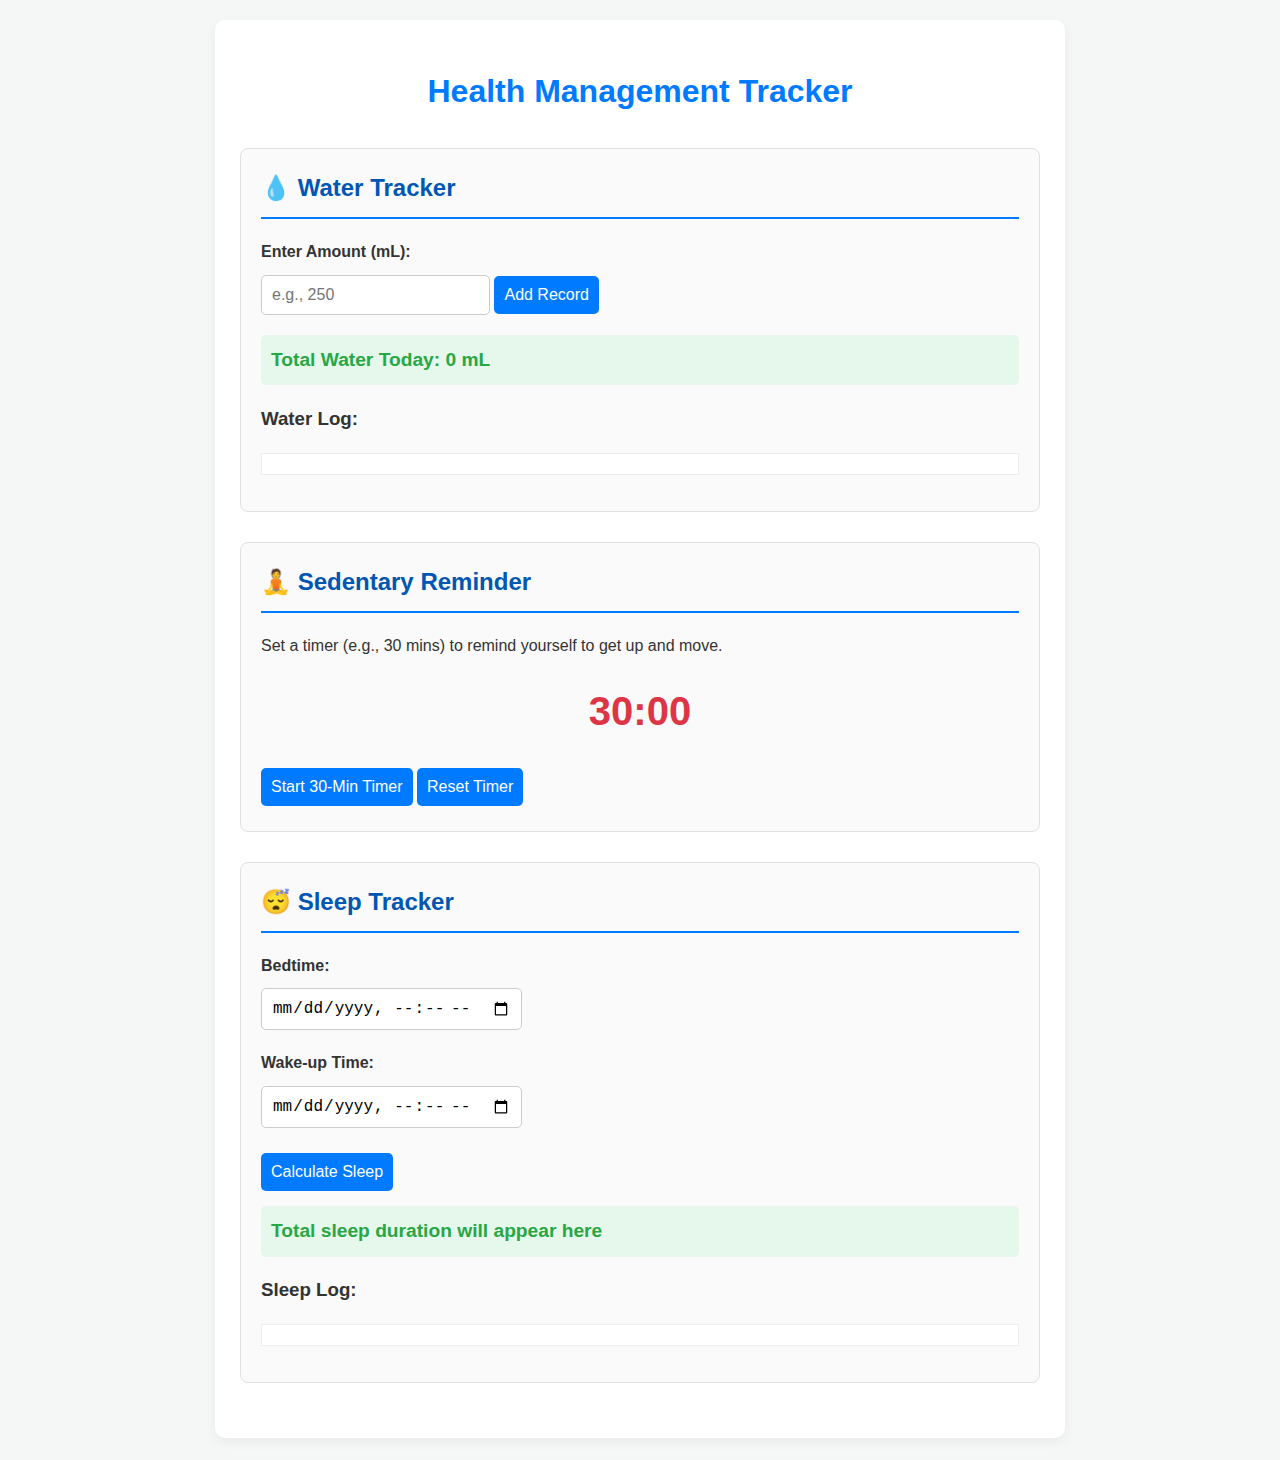
<file: index.html>
<!DOCTYPE html>
<html lang="en">
<head>
    <meta charset="UTF-8">
    <meta name="viewport" content="width=device-width, initial-scale=1.0">
    <title>Health Management Tracker</title>
    
    <style>
        /* Basic Styles */
        body {
            font-family: 'Helvetica Neue', Helvetica, Arial, sans-serif;
            background-color: #f4f7f6;
            color: #333;
            line-height: 1.6;
            margin: 0;
            padding: 20px;
        }

        /* Container */
        .container {
            max-width: 800px;
            margin: 0 auto;
            background-color: #ffffff;
            padding: 25px;
            border-radius: 10px;
            box-shadow: 0 4px 12px rgba(0, 0, 0, 0.05);
        }

        /* Main Header */
        h1 {
            text-align: center;
            color: #007bff;
            margin-bottom: 30px;
        }

        /* Module Styles */
        .module {
            margin-bottom: 30px;
            padding: 20px;
            border: 1px solid #e0e0e0;
            border-radius: 8px;
            background-color: #fafafa;
        }

        .module h2 {
            margin-top: 0;
            border-bottom: 2px solid #007bff;
            padding-bottom: 10px;
            color: #0056b3;
        }

        /* Inputs and Buttons */
        input[type="number"],
        input[type="datetime-local"],
        button {
            padding: 10px;
            font-size: 16px;
            border-radius: 5px;
            border: 1px solid #ccc;
            margin: 5px 0;
        }

        button {
            background-color: #007bff;
            color: white;
            cursor: pointer;
            border: none;
            transition: background-color 0.3s ease;
        }

        button:hover {
            background-color: #0056b3;
        }

        /* Form Layout */
        .form-group {
            margin-bottom: 15px;
        }

        .form-group label {
            display: block;
            margin-bottom: 5px;
            font-weight: bold;
        }

        /* Results Display */
        .result-display {
            font-size: 1.2em;
            font-weight: bold;
            color: #28a745;
            margin-top: 10px;
            padding: 10px;
            background-color: #e6f7ec;
            border-radius: 5px;
        }

        /* Sedentary Timer Display */
        #sedentary-timer-display {
            font-size: 2.5em;
            font-weight: bold;
            text-align: center;
            color: #dc3545;
            margin: 20px 0;
        }

        /* Log List */
        .log-list {
            list-style-type: disc;
            padding-left: 20px;
            max-height: 150px;
            overflow-y: auto;
            border: 1px solid #eee;
            padding: 10px;
            background: #fff;
        }
    </style>
</head>
<body>

    <div class="container">
        <h1>Health Management Tracker</h1>

        <section class="module" id="water-tracker">
            <h2>💧 Water Tracker</h2>
            <div class="form-group">
                <label for="water-amount">Enter Amount (mL):</label>
                <input type="number" id="water-amount" placeholder="e.g., 250">
                <button id="add-water">Add Record</button>
            </div>
            <div class="result-display">
                Total Water Today: <span id="total-water">0</span> mL
            </div>
            <h3>Water Log:</h3>
            <ul id="water-log" class="log-list">
            </ul>
        </section>

        <section class="module" id="sedentary-tracker">
            <h2>🧘 Sedentary Reminder</h2>
            <p>Set a timer (e.g., 30 mins) to remind yourself to get up and move.</p>
            <div id="sedentary-timer-display">30:00</div>
            <button id="start-sedentary-timer">Start 30-Min Timer</button>
            <button id="reset-sedentary-timer">Reset Timer</button>
        </section>

        <section class="module" id="sleep-tracker">
            <h2>😴 Sleep Tracker</h2>
            <div class="form-group">
                <label for="sleep-start">Bedtime:</label>
                <input type="datetime-local" id="sleep-start">
            </div>
            <div class="form-group">
                <label for="sleep-end">Wake-up Time:</label>
                <input type="datetime-local" id="sleep-end">
            </div>
            <button id="calculate-sleep">Calculate Sleep</button>
            <div id="sleep-duration" class="result-display">
                Total sleep duration will appear here
            </div>
            <h3>Sleep Log:</h3>
            <ul id="sleep-log" class="log-list">
            </ul>
        </section>

    </div>

    <script>
        document.addEventListener('DOMContentLoaded', () => {

            // --- 1. Water Tracker Logic ---
            const waterAmountInput = document.getElementById('water-amount');
            const addWaterBtn = document.getElementById('add-water');
            const totalWaterDisplay = document.getElementById('total-water');
            const waterLog = document.getElementById('water-log');
            let currentTotalWater = 0;

            addWaterBtn.addEventListener('click', () => {
                const amount = parseInt(waterAmountInput.value);

                if (isNaN(amount) || amount <= 0) {
                    alert('Please enter a valid number.');
                    return;
                }

                currentTotalWater += amount;
                totalWaterDisplay.textContent = currentTotalWater;

                const logEntry = document.createElement('li');
                const time = new Date().toLocaleTimeString('en-US'); 
                logEntry.textContent = `[${time}] Added ${amount} mL`;
                waterLog.prepend(logEntry);

                waterAmountInput.value = '';
            });

            // --- 2. Sedentary Timer Logic ---
            const startTimerBtn = document.getElementById('start-sedentary-timer');
            const resetTimerBtn = document.getElementById('reset-sedentary-timer');
            const timerDisplay = document.getElementById('sedentary-timer-display');
            
            let timerInterval;
            let secondsRemaining = 30 * 60; 
            const defaultMinutes = 30;

            function updateTimerDisplay() {
                const minutes = Math.floor(secondsRemaining / 60);
                const seconds = secondsRemaining % 60;
                timerDisplay.textContent = `${minutes}:${seconds < 10 ? '0' : ''}${seconds}`;
            }

            startTimerBtn.addEventListener('click', () => {
                if (timerInterval) {
                    clearInterval(timerInterval);
                }

                timerInterval = setInterval(() => {
                    secondsRemaining--;
                    updateTimerDisplay();

                    if (secondsRemaining <= 0) {
                        clearInterval(timerInterval);
                        alert('Time is up! Get up and move around!');
                        secondsRemaining = defaultMinutes * 60;
                        updateTimerDisplay();
                    }
                }, 1000);
            });

            resetTimerBtn.addEventListener('click', () => {
                if (timerInterval) {
                    clearInterval(timerInterval);
                }
                secondsRemaining = defaultMinutes * 60;
                updateTimerDisplay();
                alert('Timer reset.');
            });


            // --- 3. Sleep Tracker Logic ---
            const sleepStartInput = document.getElementById('sleep-start');
            const sleepEndInput = document.getElementById('sleep-end');
            const calculateSleepBtn = document.getElementById('calculate-sleep');
            const sleepDurationDisplay = document.getElementById('sleep-duration');
            const sleepLog = document.getElementById('sleep-log');

            calculateSleepBtn.addEventListener('click', () => {
                const startDate = new Date(sleepStartInput.value);
                const endDate = new Date(sleepEndInput.value);

                if (isNaN(startDate) || isNaN(endDate)) {
                    alert('Please enter valid start and end times.');
                    return;
                }

                if (endDate <= startDate) {
                    alert('End time must be later than start time.');
                    return;
                }

                const diffMs = endDate - startDate;
                const diffHours = Math.floor(diffMs / (1000 * 60 * 60));
                const diffMins = Math.floor((diffMs % (1000 * 60 * 60)) / (1000 * 60));

                const durationText = `Total: ${diffHours} hr ${diffMins} min`;
                sleepDurationDisplay.textContent = durationText;

                const logEntry = document.createElement('li');
                const startStr = startDate.toLocaleString('en-US');
                const endStr = endDate.toLocaleString('en-US');
                logEntry.textContent = `${durationText} (From ${startStr} to ${endStr})`;
                sleepLog.prepend(logEntry);
            });
        });
    </script>

</body>
</html>
</file>
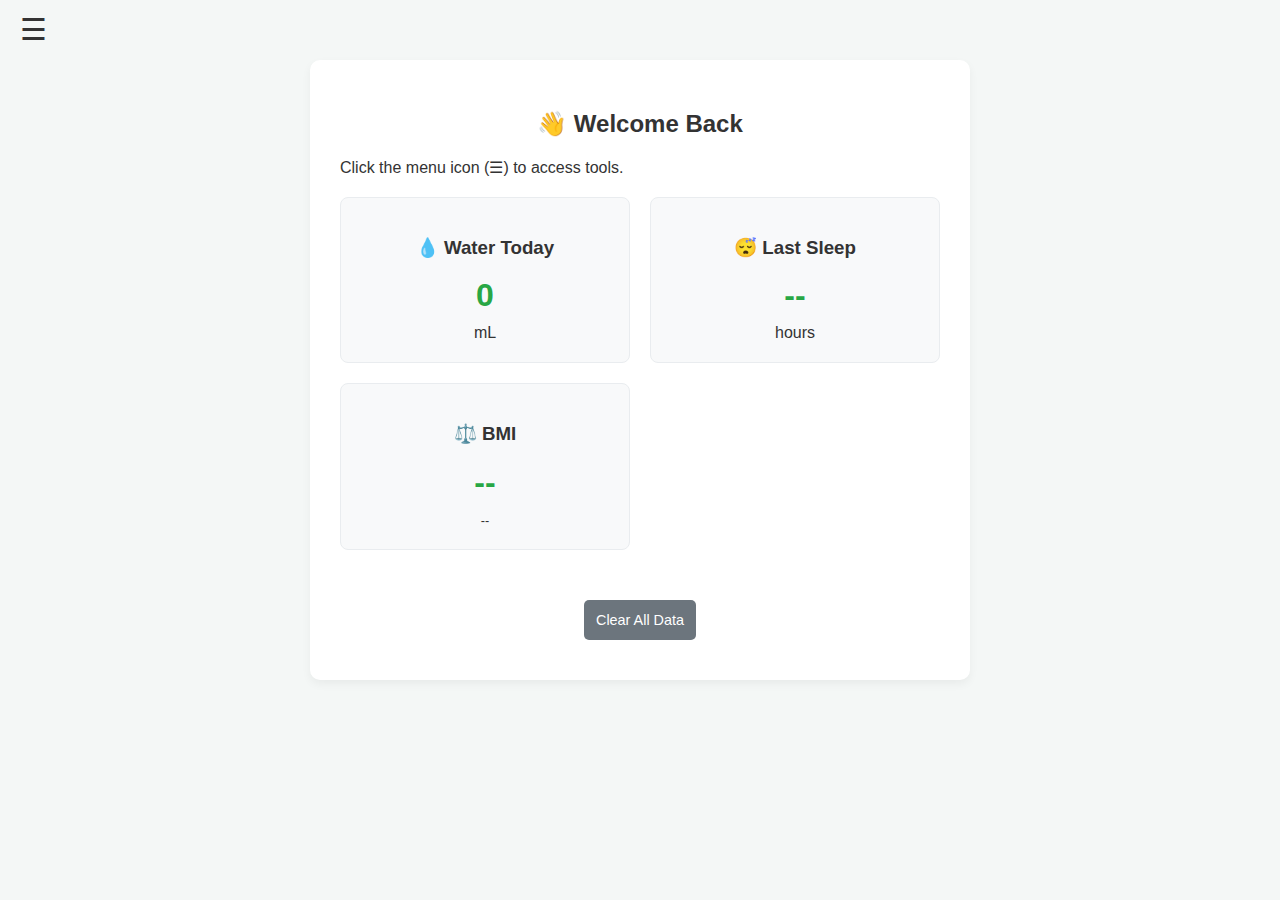
<file: Sedentary Lifestyle Management/index.html>
<!DOCTYPE html>
<html lang="en">
<head>
    <meta charset="UTF-8">
    <meta name="viewport" content="width=device-width, initial-scale=1.0">
    <title>Health Dashboard</title>
    <link rel="stylesheet" href="style.css">
    <style>.header-bar { background-color: transparent; }</style>
</head>
<body>
    <div id="overlay" onclick="closeNav()"></div>

    <div id="mySidenav" class="sidenav">
        <a href="javascript:void(0)" class="closebtn" onclick="closeNav()">&times;</a>
        <a href="index.html" style="color: white;">📊 Dashboard</a>
        <a href="profile.html">👤 User Profile</a>
        <a href="water.html">💧 Water Tracker</a>
        <a href="sedentary.html">🪑 Sedentary Timer</a>
        <a href="sleep.html">😴 Sleep Manager</a>
    </div>

    <div class="header-bar">
        <span class="menu-icon" onclick="openNav()">&#9776;</span>
    </div>

    <div class="container" style="margin-top: 0;">
        <h2>👋 Welcome Back</h2>
        <p>Click the menu icon (☰) to access tools.</p>

        <div class="stats-grid">
            <div class="stat-card">
                <h3>💧 Water Today</h3>
                <div class="stat-number" id="display-water">0</div>
                <span>mL</span>
            </div>
            <div class="stat-card">
                <h3>😴 Last Sleep</h3>
                <div class="stat-number" id="display-sleep">--</div>
                <span>hours</span>
            </div>
            <div class="stat-card">
                <h3>⚖️ BMI</h3>
                <div class="stat-number" id="display-bmi">--</div>
                <span id="bmi-text" style="font-size:0.8em">--</span>
            </div>
        </div>
        
        <div style="text-align: center; margin-top: 40px;">
            <button onclick="clearAllData()" class="secondary" style="width: auto; font-size: 0.9em;">Clear All Data</button>
        </div>
    </div>

    <script>
        function openNav() { document.getElementById("mySidenav").style.width = "250px"; document.getElementById("overlay").style.display = "block"; }
        function closeNav() { document.getElementById("mySidenav").style.width = "0"; document.getElementById("overlay").style.display = "none"; }

        window.onload = function() {
            // 1. Water
            const water = localStorage.getItem('totalWater') || 0;
            document.getElementById('display-water').textContent = water;

            // 2. Sleep (讀取紀錄列表中的第一筆)
            const sleepData = localStorage.getItem('sleepRecords');
            if (sleepData) {
                const records = JSON.parse(sleepData);
                if (records.length > 0) {
                    document.getElementById('display-sleep').textContent = records[0].hours;
                }
            }

            // 3. BMI
            const h = localStorage.getItem('profileHeight');
            const w = localStorage.getItem('profileWeight');
            if(h && w) {
                const heightInMeters = h / 100;
                const bmi = (w / (heightInMeters * heightInMeters)).toFixed(1);
                document.getElementById('display-bmi').textContent = bmi;
            }
        };

        function clearAllData() {
            if(confirm('Are you sure you want to clear all data?')) {
                localStorage.clear();
                location.reload();
            }
        }
    </script>
</body>
</html>
</file>
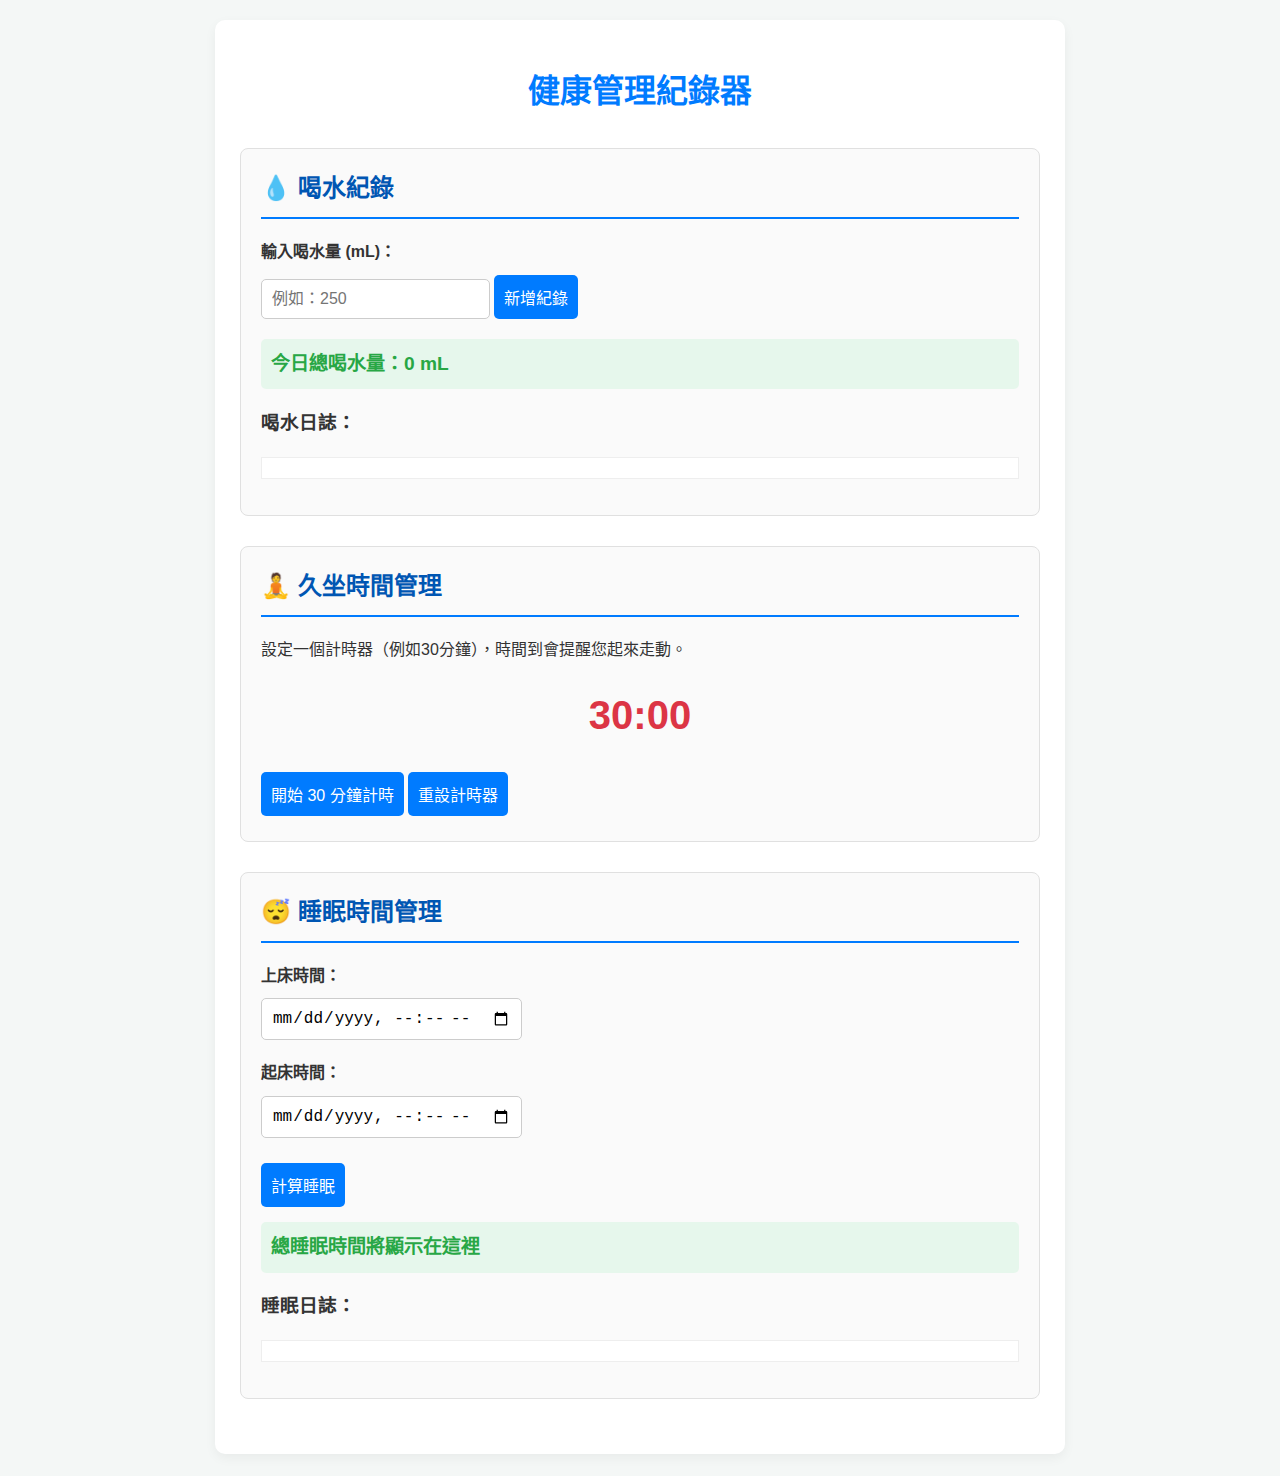
<file: computer science.html>
<!DOCTYPE html>
<html lang="zh-TW">
<head>
    <meta charset="UTF-8">
    <meta name="viewport" content="width=device-width, initial-scale=1.0">
    <title>健康管理紀錄器</title>
    
    <style>
        /* 基本樣式 */
        body {
            font-family: 'Helvetica', 'Arial', '微軟正黑體', sans-serif;
            background-color: #f4f7f6;
            color: #333;
            line-height: 1.6;
            margin: 0;
            padding: 20px;
        }

        /* 容器 */
        .container {
            max-width: 800px;
            margin: 0 auto;
            background-color: #ffffff;
            padding: 25px;
            border-radius: 10px;
            box-shadow: 0 4px 12px rgba(0, 0, 0, 0.05);
        }

        /* 網頁主標題 */
        h1 {
            text-align: center;
            color: #007bff;
            margin-bottom: 30px;
        }

        /* 每個功能模組的樣式 */
        .module {
            margin-bottom: 30px;
            padding: 20px;
            border: 1px solid #e0e0e0;
            border-radius: 8px;
            background-color: #fafafa;
        }

        .module h2 {
            margin-top: 0;
            border-bottom: 2px solid #007bff;
            padding-bottom: 10px;
            color: #0056b3;
        }

        /* 輸入框和按鈕的共用樣式 */
        input[type="number"],
        input[type="datetime-local"],
        button {
            padding: 10px;
            font-size: 16px;
            border-radius: 5px;
            border: 1px solid #ccc;
            margin: 5px 0;
        }

        button {
            background-color: #007bff;
            color: white;
            cursor: pointer;
            border: none;
            transition: background-color 0.3s ease;
        }

        button:hover {
            background-color: #0056b3;
        }

        /* 表單元素的佈局 */
        .form-group {
            margin-bottom: 15px;
        }

        .form-group label {
            display: block;
            margin-bottom: 5px;
            font-weight: bold;
        }

        /* 結果顯示區域 */
        .result-display {
            font-size: 1.2em;
            font-weight: bold;
            color: #28a745;
            margin-top: 10px;
            padding: 10px;
            background-color: #e6f7ec;
            border-radius: 5px;
        }

        /* 久坐計時器顯示 */
        #sedentary-timer-display {
            font-size: 2.5em;
            font-weight: bold;
            text-align: center;
            color: #dc3545;
            margin: 20px 0;
        }

        /* 紀錄列表 */
        .log-list {
            list-style-type: disc;
            padding-left: 20px;
            max-height: 150px;
            overflow-y: auto;
            border: 1px solid #eee;
            padding: 10px;
            background: #fff;
        }
    </style>
</head>
<body>

    <div class="container">
        <h1>健康管理紀錄器</h1>

        <section class="module" id="water-tracker">
            <h2>💧 喝水紀錄</h2>
            <div class="form-group">
                <label for="water-amount">輸入喝水量 (mL)：</label>
                <input type="number" id="water-amount" placeholder="例如：250">
                <button id="add-water">新增紀錄</button>
            </div>
            <div class="result-display">
                今日總喝水量：<span id="total-water">0</span> mL
            </div>
            <h3>喝水日誌：</h3>
            <ul id="water-log" class="log-list">
                </ul>
        </section>

        <section class="module" id="sedentary-tracker">
            <h2>🧘 久坐時間管理</h2>
            <p>設定一個計時器（例如30分鐘），時間到會提醒您起來走動。</p>
            <div id="sedentary-timer-display">30:00</div>
            <button id="start-sedentary-timer">開始 30 分鐘計時</button>
            <button id="reset-sedentary-timer">重設計時器</button>
        </section>

        <section class="module" id="sleep-tracker">
            <h2>😴 睡眠時間管理</h2>
            <div class="form-group">
                <label for="sleep-start">上床時間：</label>
                <input type="datetime-local" id="sleep-start">
            </div>
            <div class="form-group">
                <label for="sleep-end">起床時間：</label>
                <input type="datetime-local" id="sleep-end">
            </div>
            <button id="calculate-sleep">計算睡眠</button>
            <div id="sleep-duration" class="result-display">
                總睡眠時間將顯示在這裡
            </div>
            <h3>睡眠日誌：</h3>
            <ul id="sleep-log" class="log-list">
                </ul>
        </section>

    </div>

    <script>
        // "DOMContentLoaded" 確保在執行 JS 之前，HTML 頁面已完全載入
        document.addEventListener('DOMContentLoaded', () => {

            // --- 1. 喝水紀錄功能 ---
            const waterAmountInput = document.getElementById('water-amount');
            const addWaterBtn = document.getElementById('add-water');
            const totalWaterDisplay = document.getElementById('total-water');
            const waterLog = document.getElementById('water-log');
            let currentTotalWater = 0;

            addWaterBtn.addEventListener('click', () => {
                const amount = parseInt(waterAmountInput.value);

                // 簡單的輸入驗證
                if (isNaN(amount) || amount <= 0) {
                    alert('請輸入有效的數字');
                    return;
                }

                // 更新總水量
                currentTotalWater += amount;
                totalWaterDisplay.textContent = currentTotalWater;

                // 新增到日誌
                const logEntry = document.createElement('li');
                const time = new Date().toLocaleTimeString(); // 取得目前時間
                logEntry.textContent = `[${time}] 新增 ${amount} mL`;
                waterLog.prepend(logEntry); // prepend 使最新紀錄在最上面

                // 清空輸入框
                waterAmountInput.value = '';
            });

            // --- 2. 久坐時間管理功能 ---
            const startTimerBtn = document.getElementById('start-sedentary-timer');
            const resetTimerBtn = document.getElementById('reset-sedentary-timer');
            const timerDisplay = document.getElementById('sedentary-timer-display');
            
            let timerInterval; // 用於存放計時器
            let secondsRemaining = 30 * 60; // 30 分鐘 * 60 秒
            const defaultMinutes = 30;

            // 更新計時器顯示的函式
            function updateTimerDisplay() {
                const minutes = Math.floor(secondsRemaining / 60);
                const seconds = secondsRemaining % 60;
                // '0' + seconds 是為了補零 (例如 09, 08...)
                timerDisplay.textContent = `${minutes}:${seconds < 10 ? '0' : ''}${seconds}`;
            }

            startTimerBtn.addEventListener('click', () => {
                // 如果計時器已在執行，先清除
                if (timerInterval) {
                    clearInterval(timerInterval);
                }

                // 開始新的計時器
                timerInterval = setInterval(() => {
                    secondsRemaining--;
                    updateTimerDisplay();

                    if (secondsRemaining <= 0) {
                        clearInterval(timerInterval);
                        alert('久坐時間到！請起來走動一下！');
                        // 重設回預設時間
                        secondsRemaining = defaultMinutes * 60;
                        updateTimerDisplay();
                    }
                }, 1000); // 每 1000 毫秒 (1秒) 執行一次
            });

            resetTimerBtn.addEventListener('click', () => {
                if (timerInterval) {
                    clearInterval(timerInterval);
                }
                secondsRemaining = defaultMinutes * 60;
                updateTimerDisplay();
                alert('計時器已重設');
            });


            // --- 3. 睡眠時間管理功能 ---
            const sleepStartInput = document.getElementById('sleep-start');
            const sleepEndInput = document.getElementById('sleep-end');
            const calculateSleepBtn = document.getElementById('calculate-sleep');
            const sleepDurationDisplay = document.getElementById('sleep-duration');
            const sleepLog = document.getElementById('sleep-log');

            calculateSleepBtn.addEventListener('click', () => {
                const startDate = new Date(sleepStartInput.value);
                const endDate = new Date(sleepEndInput.value);

                // 驗證時間
                if (isNaN(startDate) || isNaN(endDate)) {
                    alert('請輸入有效的開始與結束時間');
                    return;
                }

                if (endDate <= startDate) {
                    alert('結束時間必須晚於開始時間');
                    return;
                }

                // 計算時間差 (毫秒)
                const diffMs = endDate - startDate;

                // 轉換為小時和分鐘
                const diffHours = Math.floor(diffMs / (1000 * 60 * 60));
                const diffMins = Math.floor((diffMs % (1000 * 60 * 60)) / (1000 * 60));

                const durationText = `總共 ${diffHours} 小時 ${diffMins} 分鐘`;
                sleepDurationDisplay.textContent = durationText;

                // 新增到日誌
                const logEntry = document.createElement('li');
                const startStr = startDate.toLocaleString();
                const endStr = endDate.toLocaleString();
                logEntry.textContent = `${durationText} (從 ${startStr} 到 ${endStr})`;
                sleepLog.prepend(logEntry);
            });
        });
    </script>

</body>
</html>
</file>
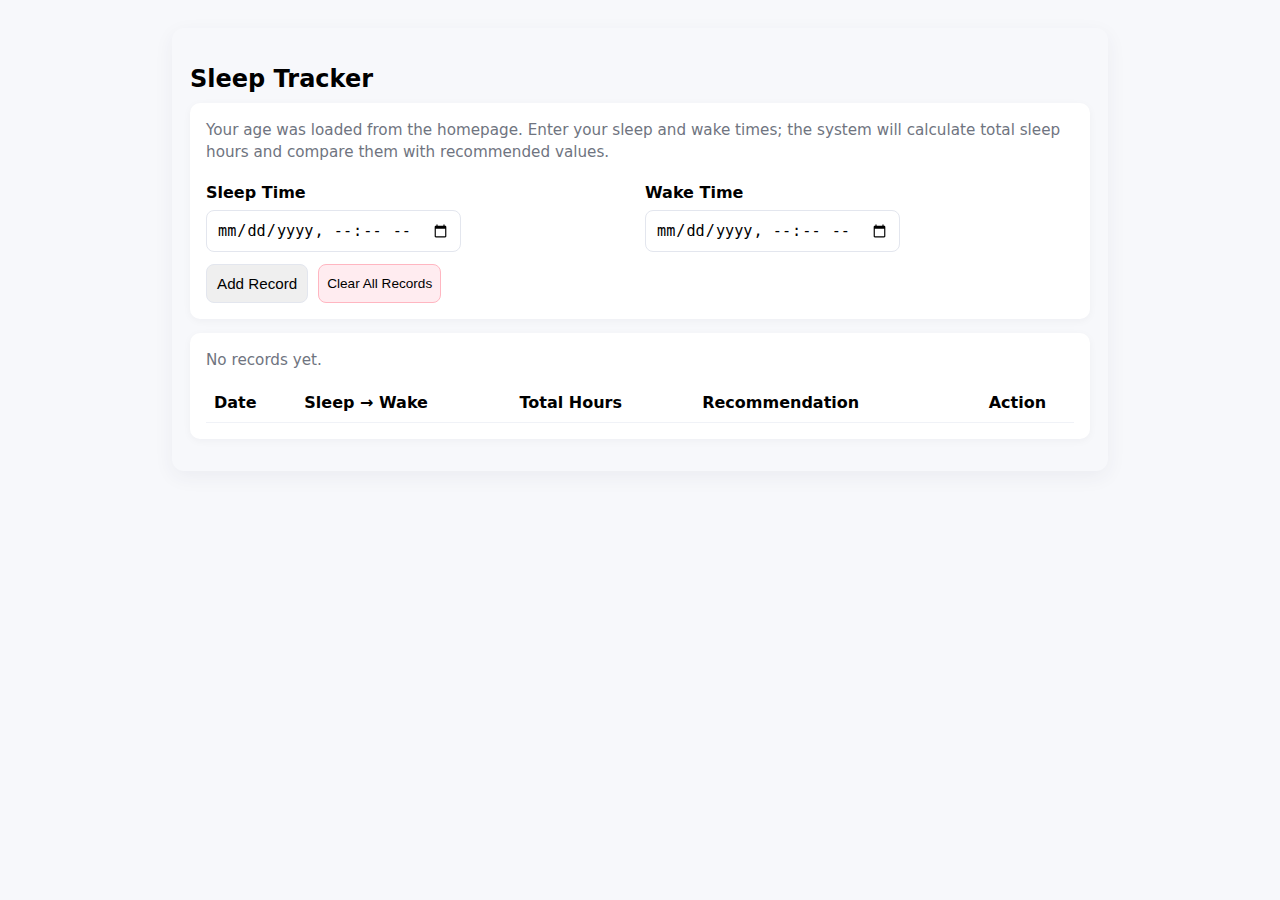
<file: sleep.html>
<!doctype html>
<html lang="en">
<head>
  <meta charset="utf-8">
  <meta name="viewport" content="width=device-width,initial-scale=1">
  <title>Sleep Tracker</title>
  <style>
    :root{font-family:system-ui,-apple-system,Segoe UI,Roboto,"Noto Sans",Helvetica,Arial;line-height:1.45}
    body{max-width:900px;margin:28px auto;padding:18px;background:#f7f8fb;border-radius:12px;box-shadow:0 6px 20px rgba(50,50,93,0.06)}
    h1{font-size:1.5rem;margin-bottom:6px}
    .card{background:white;padding:16px;border-radius:10px;margin-bottom:14px;box-shadow:0 2px 8px rgba(30,30,60,0.04)}
    label{display:block;margin:8px 0 6px;font-weight:600}
    input,select,button{padding:10px;border-radius:8px;border:1px solid #e3e6ee;outline:none;font-size:0.95rem}
    .row{display:flex;gap:10px;flex-wrap:wrap}
    .grow{flex:1}
    table{width:100%;border-collapse:collapse;margin-top:12px}
    th,td{padding:8px;border-bottom:1px solid #f0f2f7;text-align:left}
    .badge{display:inline-block;padding:6px 10px;border-radius:999px;font-weight:700}
    .ok{background:#e6ffef;color:#0b8a4a}
    .warn{background:#fff4e6;color:#9a4a00}
    .danger{background:#ffe8ea;color:#9a1f2b}
    .muted{color:#6f7480;font-size:0.95rem}
    .center{text-align:center}
    .actions{display:flex;gap:8px}
    .small{font-size:0.85rem;padding:6px 8px}
    .danger-btn{background:#ffecf0;border:1px solid #ffb6c1}
    @media (max-width:600px){.row{flex-direction:column}}
  </style>
</head>
<body>
  <h1>Sleep Tracker</h1>
  <div class="card">
    <div class="muted">Your age was loaded from the homepage. Enter your sleep and wake times; the system will calculate total sleep hours and compare them with recommended values.</div>

    <div class="row" style="margin-top:10px">
      <div class="grow">
        <label for="sleepStart">Sleep Time</label>
        <input id="sleepStart" type="datetime-local">
      </div>
      <div class="grow">
        <label for="sleepEnd">Wake Time</label>
        <input id="sleepEnd" type="datetime-local">
      </div>
    </div>

    <div style="margin-top:12px" class="row">
      <button id="addBtn">Add Record</button>
      <button id="clearBtn" class="danger-btn small">Clear All Records</button>
    </div>
  </div>

  <div class="card">
    <div id="summary" class="muted">No records yet.</div>
    <div id="alertBox" style="margin-top:8px"></div>
    <table id="recordsTable">
      <thead>
        <tr><th>Date</th><th>Sleep → Wake</th><th>Total Hours</th><th>Recommendation</th><th class="center">Action</th></tr>
      </thead>
      <tbody></tbody>
    </table>
  </div>

  <script>
    // Recommended sleep hours (hours)
    const recommendations = {
      toddler: {min:11, max:14, label:'11–14 hrs'},
      child: {min:9, max:11, label:'9–11 hrs'},
      teen: {min:8, max:10, label:'8–10 hrs'},
      adult: {min:7, max:9, label:'7–9 hrs'},
      older: {min:7, max:8, label:'7–8 hrs'}
    };

    // Load user age from homepage
    const userAge = Number(localStorage.getItem('userAge') || 18);

    function getAgeGroup(age){
      if(age >= 65) return 'older';
      if(age >= 18) return 'adult';
      if(age >= 14) return 'teen';
      if(age >= 6) return 'child';
      return 'toddler';
    }

    const sleepStart = document.getElementById('sleepStart');
    const sleepEnd = document.getElementById('sleepEnd');
    const addBtn = document.getElementById('addBtn');
    const clearBtn = document.getElementById('clearBtn');
    const recordsTableBody = document.querySelector('#recordsTable tbody');
    const summary = document.getElementById('summary');
    const alertBox = document.getElementById('alertBox');

    let records = JSON.parse(localStorage.getItem('sleepRecords') || '[]');
    render();

    addBtn.addEventListener('click', () => {
      alertBox.innerHTML = '';
      const s = sleepStart.value; const e = sleepEnd.value; const age = getAgeGroup(userAge);
      if(!s || !e){ return showToast('Please fill in both sleep and wake times.'); }

      const start = new Date(s);
      const end = new Date(e);
      if(isNaN(start) || isNaN(end)) return showToast('Invalid time format.');

      let diffMs = end - start;
      if(diffMs < 0){ diffMs += 24*60*60*1000; }
      const hours = Math.round((diffMs/1000/60/60) * 100) / 100;

      const rec = recommendations[age];

      const item = {id: Date.now(), start:s, end:e, hours, age};
      records.unshift(item);
      localStorage.setItem('sleepRecords', JSON.stringify(records));
      render();

      if(hours < rec.min){
        showWarning(`⚠️ You slept ${hours} hrs. Recommended: ${rec.label}. Try getting more rest.`);
      } else if(hours <= rec.max){
        showOK(`✅ You slept ${hours} hrs, within the recommended range (${rec.label}).`);
      } else {
        showOK(`✅ You slept ${hours} hrs, above the recommended range (${rec.label}).`);
      }

    });

    clearBtn.addEventListener('click', ()=>{
      if(!confirm('Are you sure you want to clear all records?')) return;
      records = []; localStorage.removeItem('sleepRecords'); render();
    });

    function render(){
      recordsTableBody.innerHTML = '';
      if(records.length === 0){ summary.innerText = 'No records yet.'; return; }

      const latest = records[0];
      const rec = recommendations[latest.age];
      summary.innerText = `Latest: ${formatDate(new Date(latest.start))}, slept ${latest.hours} hrs. Recommended: ${rec.label}`;

      for(const r of records){
        const tr = document.createElement('tr');
        const s = new Date(r.start);
        const e = new Date(r.end);
        const dateTxt = formatDate(s);
        const timesTxt = formatTime(s) + ' → ' + formatTime(e);
        const recLabel = recommendations[r.age].label;

        tr.innerHTML = `
          <td>${dateTxt}</td>
          <td>${timesTxt}</td>
          <td>${r.hours} hrs</td>
          <td>${recLabel}</td>
          <td class="center"><div class="actions"><button class="small" data-id="${r.id}">Delete</button></div></td>
        `;
        recordsTableBody.appendChild(tr);
      }

      recordsTableBody.querySelectorAll('button[data-id]').forEach(btn => {
        btn.addEventListener('click', ()=>{
          const id = Number(btn.getAttribute('data-id'));
          records = records.filter(x=>x.id !== id);
          localStorage.setItem('sleepRecords', JSON.stringify(records));
          render();
        });
      });
    }

    function formatDate(d){ return d.getFullYear() + '-' + pad(d.getMonth()+1) + '-' + pad(d.getDate()); }
    function formatTime(d){ return pad(d.getHours()) + ':' + pad(d.getMinutes()); }
    function pad(n){return String(n).padStart(2,'0');}

    function showToast(msg){ alertBox.innerHTML = `<div class="warn badge">${escapeHtml(msg)}</div>`; }
    function showWarning(msg){ alertBox.innerHTML = `<div class="warn badge">${escapeHtml(msg)}</div>`; setTimeout(()=>{ alert(msg); }, 50);}
</file>
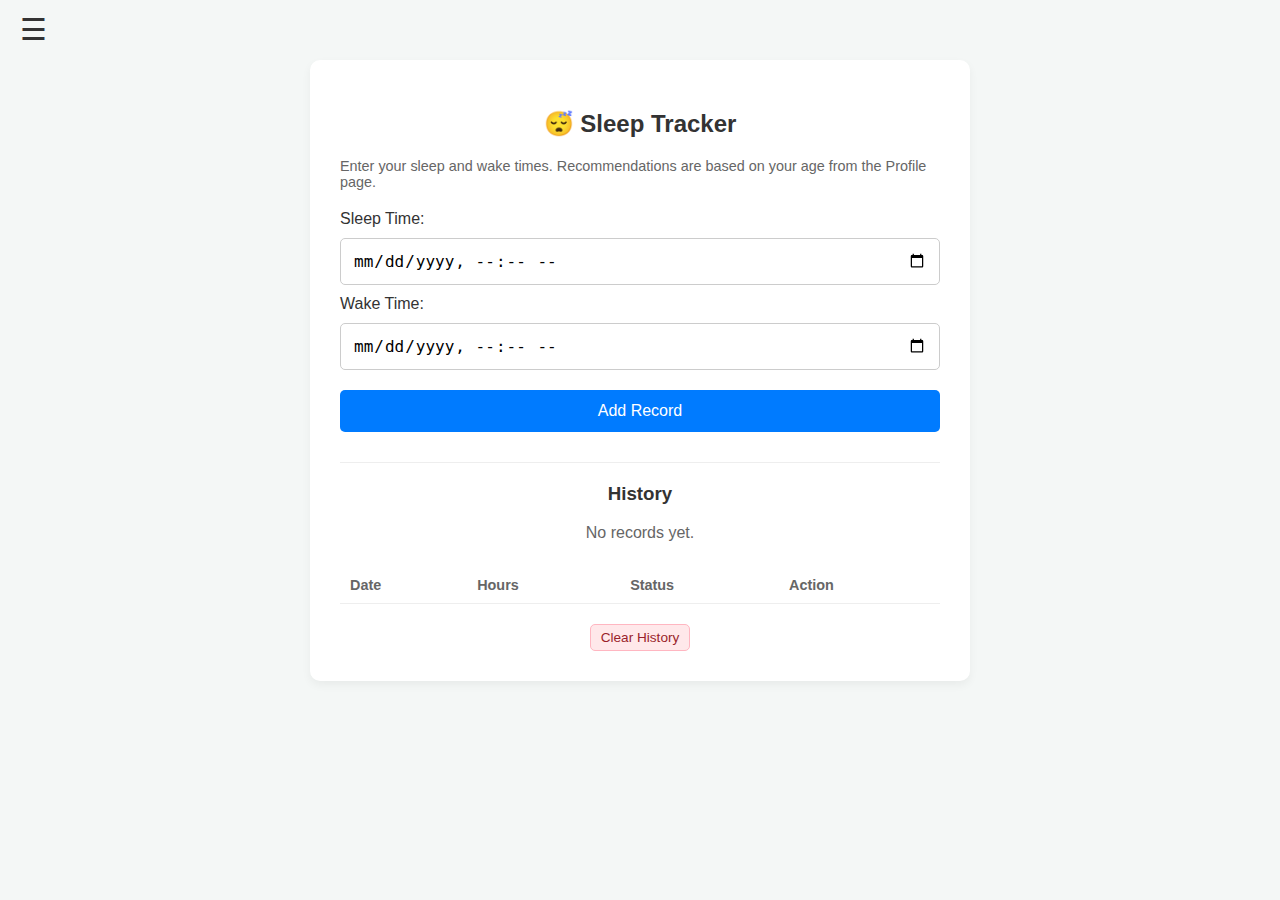
<file: Sedentary Lifestyle Management/sleep.html>
<!DOCTYPE html>
<html lang="en">
<head>
    <meta charset="UTF-8">
    <meta name="viewport" content="width=device-width, initial-scale=1.0">
    <title>Sleep Tracker</title>
    <link rel="stylesheet" href="style.css">
    <style>.header-bar { background-color: transparent; }</style>
</head>
<body>
    <div id="overlay" onclick="closeNav()"></div>

    <div id="mySidenav" class="sidenav">
        <a href="javascript:void(0)" class="closebtn" onclick="closeNav()">&times;</a>
        <a href="index.html">📊 Dashboard</a>
        <a href="profile.html">👤 User Profile</a>
        <a href="water.html">💧 Water Tracker</a>
        <a href="sedentary.html">🪑 Sedentary Timer</a>
        <a href="stairs.html">🪜 Stairs Tracker</a>
        <a href="sleep.html" style="color: white;">😴 Sleep Manager</a>
    </div>

    <div class="header-bar">
        <span class="menu-icon" onclick="openNav()">&#9776;</span>
    </div>

    <div class="container" style="margin-top: 0;">
        <h2>😴 Sleep Tracker</h2>
        <p style="color: #666; font-size: 0.9em; margin-bottom: 20px;">
            Enter your sleep and wake times. Recommendations are based on your age from the Profile page.
        </p>

        <label for="sleepStart">Sleep Time:</label>
        <input id="sleepStart" type="datetime-local">

        <label for="sleepEnd">Wake Time:</label>
        <input id="sleepEnd" type="datetime-local">

        <button id="addBtn">Add Record</button>
        <div id="alertBox" style="margin-top:10px; text-align: center;"></div>

        <hr style="border: 0; border-top: 1px solid #eee; margin: 20px 0;">

        <h3>History</h3>
        <div id="summary" style="text-align: center; color: #666; margin-bottom: 10px;">No records yet.</div>
        
        <div style="overflow-x: auto;">
            <table id="recordsTable">
                <thead>
                    <tr>
                        <th>Date</th>
                        <th>Hours</th>
                        <th>Status</th>
                        <th>Action</th>
                    </tr>
                </thead>
                <tbody></tbody>
            </table>
        </div>
        
        <div style="text-align: center; margin-top: 20px;">
             <button id="clearBtn" class="danger-btn small">Clear History</button>
        </div>
    </div>

    <script>
        function openNav() { document.getElementById("mySidenav").style.width = "250px"; document.getElementById("overlay").style.display = "block"; }
        function closeNav() { document.getElementById("mySidenav").style.width = "0"; document.getElementById("overlay").style.display = "none"; }

        // Recommended sleep hours logic
        const recommendations = {
            toddler: {min:11, max:14, label:'11-14h'},
            child: {min:9, max:11, label:'9-11h'},
            teen: {min:8, max:10, label:'8-10h'},
            adult: {min:7, max:9, label:'7-9h'},
            older: {min:7, max:8, label:'7-8h'}
        };

        // Load Age from Profile page (default to 18 if not set)
        const userAge = Number(localStorage.getItem('profileAge') || 18);

        function getAgeGroup(age){
            if(age >= 65) return 'older';
            if(age >= 18) return 'adult';
            if(age >= 14) return 'teen';
            if(age >= 6) return 'child';
            return 'toddler';
        }

        const sleepStart = document.getElementById('sleepStart');
        const sleepEnd = document.getElementById('sleepEnd');
        const addBtn = document.getElementById('addBtn');
        const clearBtn = document.getElementById('clearBtn');
        const recordsTableBody = document.querySelector('#recordsTable tbody');
        const summary = document.getElementById('summary');
        const alertBox = document.getElementById('alertBox');

        let records = JSON.parse(localStorage.getItem('sleepRecords') || '[]');
        render();

        addBtn.addEventListener('click', () => {
            alertBox.innerHTML = '';
            const s = sleepStart.value; 
            const e = sleepEnd.value; 
            const ageGroup = getAgeGroup(userAge);
            
            if(!s || !e){ return alert('Please fill in both times.'); }

            const start = new Date(s);
            const end = new Date(e);
            
            if(isNaN(start) || isNaN(end)) return alert('Invalid time format.');
            if(end <= start) return alert('Wake time must be after sleep time.');

            let diffMs = end - start;
            const hours = Math.round((diffMs/1000/60/60) * 100) / 100;
            const rec = recommendations[ageGroup];

            const item = {id: Date.now(), start:s, end:e, hours, ageGroup};
            records.unshift(item); // Add to top
            localStorage.setItem('sleepRecords', JSON.stringify(records));
            render();

            // Feedback
            let msg = '';
            if(hours < rec.min) msg = `<span class="badge warn">⚠️ Short Sleep (${hours}h)</span>`;
            else if(hours <= rec.max) msg = `<span class="badge ok">✅ Good Sleep (${hours}h)</span>`;
            else msg = `<span class="badge ok">✅ Long Sleep (${hours}h)</span>`;
            
            alertBox.innerHTML = msg + `<br><small style="color:#666">Recommended: ${rec.label}</small>`;
        });

        clearBtn.addEventListener('click', ()=>{
            if(!confirm('Clear all history?')) return;
            records = []; 
            localStorage.removeItem('sleepRecords'); 
            render();
            alertBox.innerHTML = '';
        });

        function render(){
            recordsTableBody.innerHTML = '';
            if(records.length === 0){ summary.style.display = 'block'; return; }
            summary.style.display = 'none';

            for(const r of records){
                const tr = document.createElement('tr');
                const s = new Date(r.start);
                const dateTxt = s.toLocaleDateString();
                const rec = recommendations[r.ageGroup];
                
                let badgeClass = 'ok';
                let statusText = 'Good';
                if (r.hours < rec.min) { badgeClass = 'warn'; statusText = 'Short'; }
                else if (r.hours > rec.max) { statusText = 'Long'; }

                tr.innerHTML = `
                  <td>${dateTxt}</td>
                  <td>${r.hours}</td>
                  <td><span class="badge ${badgeClass}">${statusText}</span></td>
                  <td style="text-align:center"><button class="danger-btn small" onclick="deleteRecord(${r.id})">×</button></td>
                `;
                recordsTableBody.appendChild(tr);
            }
        }

        window.deleteRecord = function(id) {
            records = records.filter(x => x.id !== id);
            localStorage.setItem('sleepRecords', JSON.stringify(records));
            render();
        };
    </script>
</body>
</html>
</file>
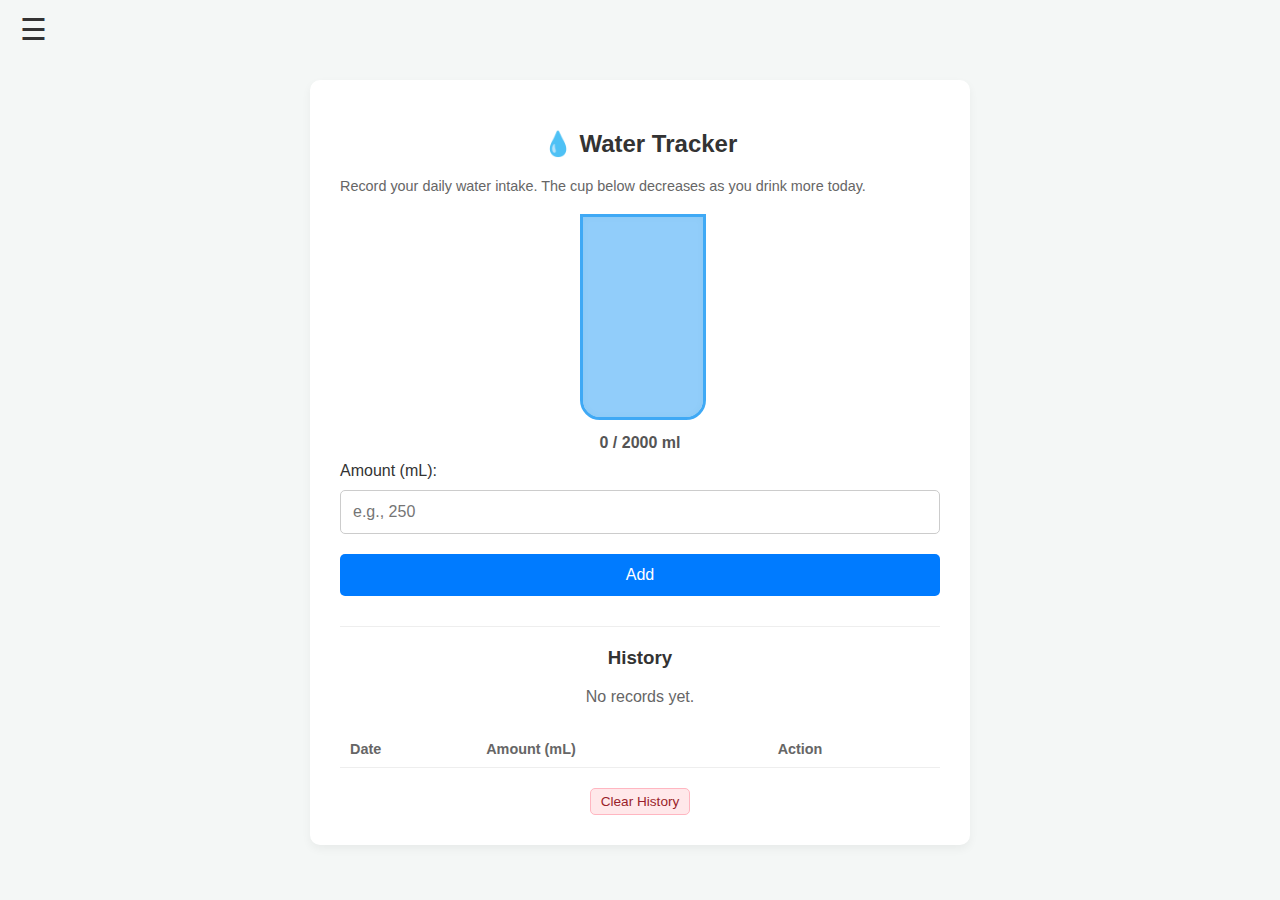
<file: Sedentary Lifestyle Management/water.html>
<!DOCTYPE html>
<html lang="en">
<head>
    <meta charset="UTF-8">
    <meta name="viewport" content="width=device-width, initial-scale=1.0">
    <title>Water Tracker</title>
    <link rel="stylesheet" href="style.css">
</head>

<body>
    <div id="overlay" onclick="closeNav()"></div>

    <!-- 側邊欄 -->
    <div id="mySidenav" class="sidenav">
        <a href="javascript:void(0)" class="closebtn" onclick="closeNav()">&times;</a>
        <a href="index.html">📊 Dashboard</a>
        <a href="profile.html">👤 User Profile</a>
        <a href="water.html" style="color:white">💧 Water Tracker</a>
        <a href="sedentary.html">🪑 Sedentary Timer</a>
        <a href="sleep.html">😴 Sleep Manager</a>
    </div>

    <div class="header-bar">
        <span class="menu-icon" onclick="openNav()">&#9776;</span>
    </div>

    <div class="container">
        <h2>💧 Water Tracker</h2>
        <p style="color:#666;font-size:0.9em;">
            Record your daily water intake. The cup below decreases as you drink more today.
        </p>

        <!-- 水杯視覺 -->
        <div class="cup-container">
            <div class="cup">
                <div id="cupWater" class="water"></div>
            </div>
        </div>

        <!-- 顯示喝水進度文字 -->
        <div id="progressText" style="text-align:center;margin:10px 0;color:#555;font-weight:600;"></div>

        <label>Amount (mL):</label>
        <input type="number" id="waterAmount" placeholder="e.g., 250">
        <button id="addWaterBtn">Add</button>

        <div id="alertBox" style="text-align:center;margin-top:10px;"></div>

        <hr style="border:0;border-top:1px solid #eee;margin:20px 0;">

        <h3>History</h3>
        <div id="summary" style="text-align:center;color:#666;margin-bottom:10px;">No records yet.</div>

        <div style="overflow-x:auto;">
            <table id="recordsTable">
                <thead>
                    <tr>
                        <th>Date</th>
                        <th>Amount (mL)</th>
                        <th>Action</th>
                    </tr>
                </thead>
                <tbody></tbody>
            </table>
        </div>

        <div style="text-align:center;margin-top:20px;">
            <button id="clearBtn" class="danger-btn small">Clear History</button>
        </div>
    </div>

    <script>
        /* ===== 側邊欄 ===== */
        function openNav() {
            document.getElementById("mySidenav").style.width = "250px";
            document.getElementById("overlay").style.display = "block";
        }
        function closeNav() {
            document.getElementById("mySidenav").style.width = "0";
            document.getElementById("overlay").style.display = "none";
        }

        /* ===== DOM ===== */
        const waterAmount = document.getElementById('waterAmount');
        const addBtn = document.getElementById('addWaterBtn');
        const clearBtn = document.getElementById('clearBtn');
        const recordsTableBody = document.querySelector('#recordsTable tbody');
        const summary = document.getElementById('summary');
        const alertBox = document.getElementById('alertBox');
        const cupWater = document.getElementById('cupWater');
        const progressText = document.getElementById('progressText');

        /* ===== 讀取飲水紀錄 ===== */
        let records = JSON.parse(localStorage.getItem('waterRecords') || '[]');

        /* ===== 讀取體重 ===== */
        let savedWeight = localStorage.getItem('profileWeight');
        let dailyGoal = 2000;
        if (savedWeight && !isNaN(savedWeight)) {
            dailyGoal = Number(savedWeight) * 30;
        }

        console.log("偵測到的體重：", savedWeight);
        console.log("今日飲水目標：", dailyGoal, "mL");

        /* ===== 今日喝水量 ===== */
        function getTodayTotal() {
            const today = new Date().toLocaleDateString();
            return records
                .filter(r => r.date === today)
                .reduce((a, b) => a + b.amount, 0);
        }

        /* ===== 更新水杯 & 提示 ===== */
        function updateCup() {
            const total = getTodayTotal();
            const ratio = Math.min(total / dailyGoal, 1);
            const height = 100 - ratio * 100;
            cupWater.style.height = height + "%";

            // 更新進度文字
            progressText.textContent = `${total} / ${dailyGoal} ml`;

            // 達標或進度提示
            if (total >= dailyGoal) {
                alertBox.innerHTML = `<span class="badge ok">🎉 本日飲水已達標！</span>`;
            } else if (total > 0) {
                alertBox.innerHTML = `<span class="badge ok">已喝 ${total} ml</span>`;
            } else {
                alertBox.innerHTML = "";
            }
        }

        /* ===== 新增紀錄 ===== */
        addBtn.addEventListener('click', () => {
            const amount = Number(waterAmount.value);
            if (amount <= 0) return alert("Please enter a valid amount.");

            const item = {
                id: Date.now(),
                amount,
                date: new Date().toLocaleDateString()
            };

            records.unshift(item);
            localStorage.setItem('waterRecords', JSON.stringify(records));
            waterAmount.value = "";
            render();
        });

        /* ===== 清除紀錄 ===== */
        clearBtn.addEventListener('click', () => {
            if (!confirm("Clear all history?")) return;
            records = [];
            localStorage.removeItem('waterRecords');
            render();
        });

        /* ===== 顯示表格 ===== */
        function render() {
            recordsTableBody.innerHTML = "";
            summary.style.display = records.length === 0 ? "block" : "none";

            for (const r of records) {
                const tr = document.createElement("tr");
                tr.innerHTML = `
                    <td>${r.date}</td>
                    <td>${r.amount}</td>
                    <td style="text-align:center">
                        <button class="danger-btn small" onclick="deleteRecord(${r.id})">×</button>
                    </td>
                `;
                recordsTableBody.appendChild(tr);
            }

            updateCup();
        }

        /* ===== 刪除單筆 ===== */
        window.deleteRecord = function(id) {
            records = records.filter(x => x.id !== id);
            localStorage.setItem('waterRecords', JSON.stringify(records));
            render();
        };

        /* ===== 初始化 ===== */
        render();
    </script>

</body>
</html>
</file>
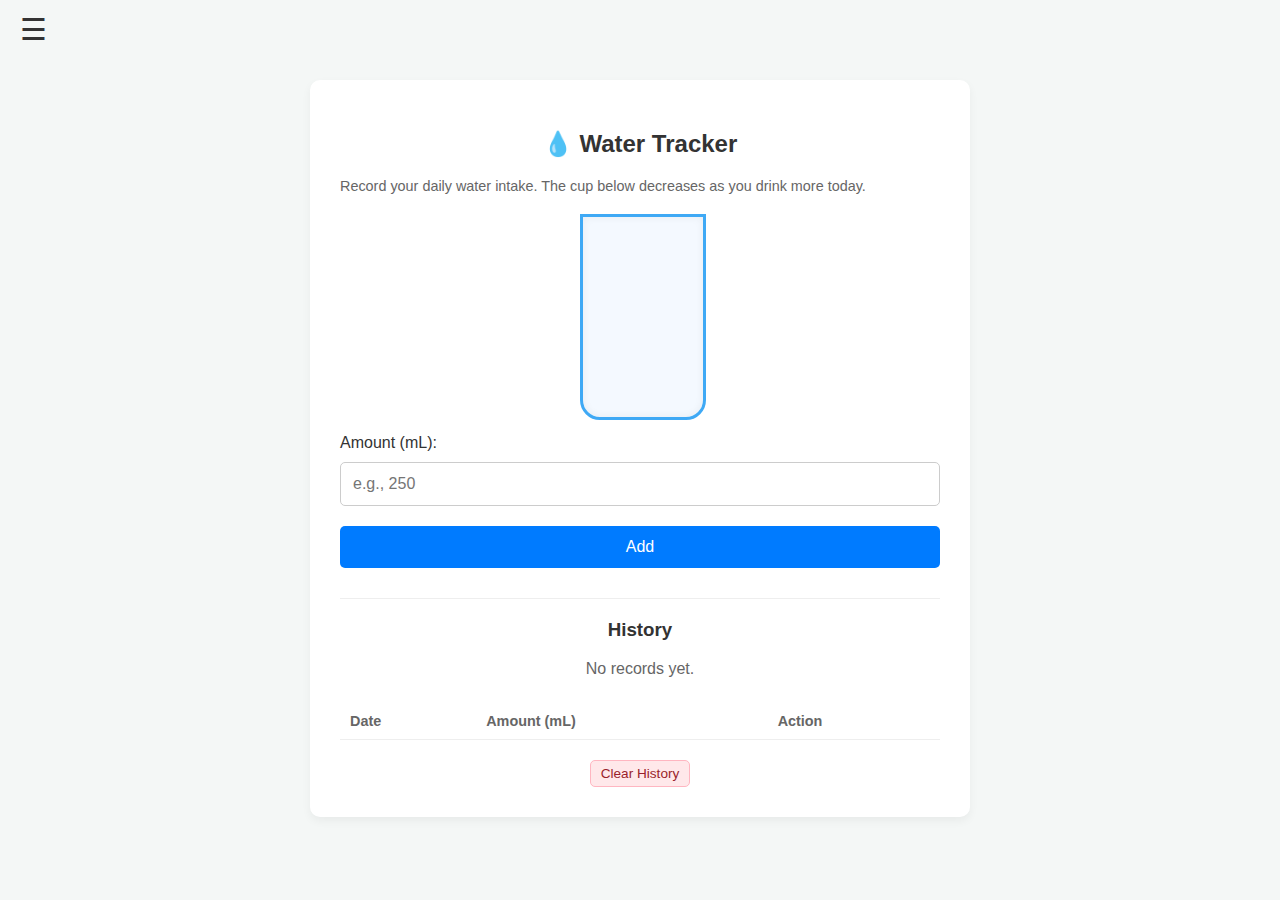
<file: Sedentary Lifestyle Management/water2.html>
<!DOCTYPE html>
<html lang="en">
<head>
    <meta charset="UTF-8">
    <meta name="viewport" content="width=device-width, initial-scale=1.0">
    <title>Water Tracker</title>
    <link rel="stylesheet" href="style.css">
</head>

<body>
    <div id="overlay" onclick="closeNav()"></div>

    <!-- 側邊欄 -->
    <div id="mySidenav" class="sidenav">
        <a href="javascript:void(0)" class="closebtn" onclick="closeNav()">&times;</a>
        <a href="index.html">📊 Dashboard</a>
        <a href="profile.html">👤 User Profile</a>
        <a href="water.html" style="color:white">💧 Water Tracker</a>
        <a href="sedentary.html">🪑 Sedentary Timer</a>
        <a href="sleep.html">😴 Sleep Manager</a>
    </div>

    <div class="header-bar">
        <span class="menu-icon" onclick="openNav()">&#9776;</span>
    </div>

    <div class="container">
        <h2>💧 Water Tracker</h2>
        <p style="color:#666;font-size:0.9em;">
            Record your daily water intake. The cup below decreases as you drink more today.
        </p>

        <!-- 水杯視覺 -->
        <div class="cup-container">
            <div class="cup">
                <div id="cupWater" class="water"></div>
            </div>
        </div>

        <label>Amount (mL):</label>
        <input type="number" id="waterAmount" placeholder="e.g., 250">

        <button id="addWaterBtn">Add</button>

        <div id="alertBox" style="text-align:center;margin-top:10px;"></div>

        <hr style="border:0;border-top:1px solid #eee;margin:20px 0;">

        <h3>History</h3>
        <div id="summary" style="text-align:center;color:#666;margin-bottom:10px;">No records yet.</div>

        <div style="overflow-x:auto;">
            <table id="recordsTable">
                <thead>
                    <tr>
                        <th>Date</th>
                        <th>Amount (mL)</th>
                        <th>Action</th>
                    </tr>
                </thead>
                <tbody></tbody>
            </table>
        </div>

        <div style="text-align:center;margin-top:20px;">
            <button id="clearBtn" class="danger-btn small">Clear History</button>
        </div>
    </div>

    <script>
        function openNav(){ document.getElementById("mySidenav").style.width = "250px"; document.getElementById("overlay").style.display = "block"; }
        function closeNav(){ document.getElementById("mySidenav").style.width = "0"; document.getElementById("overlay").style.display = "none"; }

        const waterAmount = document.getElementById('waterAmount');
        const addBtn = document.getElementById('addWaterBtn');
        const clearBtn = document.getElementById('clearBtn');
        const recordsTableBody = document.querySelector('#recordsTable tbody');
        const summary = document.getElementById('summary');
        const alertBox = document.getElementById('alertBox');
        const cupWater = document.getElementById('cupWater');

        let records = JSON.parse(localStorage.getItem('waterRecords') || '[]');
        render();

        const dailyGoal = 2000;

        function getTodayTotal(){
            const today = new Date().toLocaleDateString();
            return records.filter(r => r.date === today).reduce((a,b)=>a+b.amount,0);
        }

        function updateCup(){
            const total = getTodayTotal();
            const ratio = Math.min(total / dailyGoal, 1);
            const height = 100 - ratio * 100;
            cupWater.style.height = height + "%";
        }

        addBtn.addEventListener('click', ()=>{
            alertBox.innerHTML = "";
            const amount = Number(waterAmount.value);
            if(amount <= 0) return alert("Please enter a valid amount.");

            const item = {
                id: Date.now(),
                amount,
                date: new Date().toLocaleDateString()
            };

            records.unshift(item);
            localStorage.setItem('waterRecords', JSON.stringify(records));
            waterAmount.value = "";
            render();

            alertBox.innerHTML = `<span class="badge ok">+${amount} ml</span>`;
        });

        clearBtn.addEventListener('click', ()=>{
            if(!confirm("Clear all history?")) return;
            records = [];
            localStorage.removeItem('waterRecords');
            render();
        });

        function render(){
            recordsTableBody.innerHTML = "";
            if(records.length === 0){
                summary.style.display = "block";
            } else {
                summary.style.display = "none";
            }

            for(const r of records){
                const tr = document.createElement("tr");
                tr.innerHTML = `
                    <td>${r.date}</td>
                    <td>${r.amount}</td>
                    <td style="text-align:center">
                        <button class="danger-btn small" onclick="deleteRecord(${r.id})">×</button>
                    </td>
                `;
                recordsTableBody.appendChild(tr);
            }

            updateCup();
        }

        window.deleteRecord = function(id){
            records = records.filter(x => x.id !== id);
            localStorage.setItem('waterRecords', JSON.stringify(records));
            render();
        };
    </script>
</body>
</html>
</file>
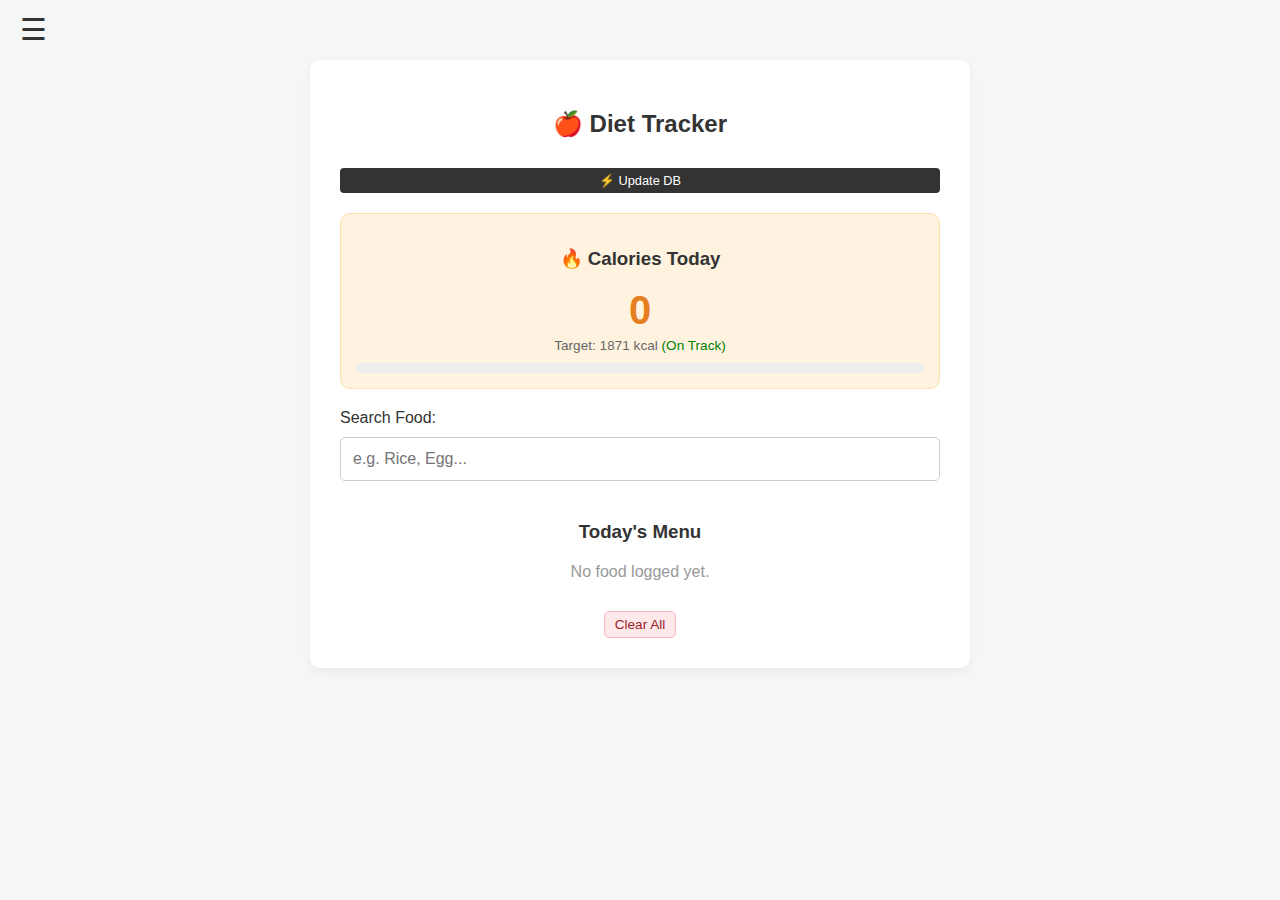
<file: Sedentary_Lifestyle_Management/diet.html>
<!DOCTYPE html>
<html lang="en">
<head>
    <meta charset="UTF-8">
    <meta name="viewport" content="width=device-width, initial-scale=1.0">
    <title>Diet Tracker</title>
    <link rel="stylesheet" href="style.css">
    <style>.header-bar { background-color: transparent; }</style>
</head>
<body>
    <div id="overlay" onclick="closeNav()"></div>
    <div id="toast"></div>

    <div id="mySidenav" class="sidenav">
        <a href="javascript:void(0)" class="closebtn" onclick="closeNav()">&times;</a>
        <a href="index.html">📊 Dashboard</a>
        <a href="profile.html">👤 User Profile</a>
        <a href="diet.html" style="color: white;">🍎 Diet Tracker</a>
        <a href="walking.html">👣 Walking</a>
        <a href="water.html">💧 Water Tracker</a>
        <a href="sedentary.html">🪑 Sedentary Timer</a>
        <a href="stairs.html">🪜 Stairs Tracker</a>
        <a href="sleep.html">😴 Sleep Manager</a>
        <a href="exercise.html">🏃 Exercise</a>
    </div>

    <div class="header-bar">
        <span class="menu-icon" onclick="openNav()">&#9776;</span>
    </div>

    <div class="container" style="margin-top: 0;">
        <h2>🍎 Diet Tracker</h2>
        
        <div style="overflow: hidden; margin-bottom: 10px;">
            <button onclick="triggerGitHubUpdate()" id="apiBtn" class="api-btn">⚡ Update DB</button>
        </div>

        <div class="dashboard-panel">
            <h3>🔥 Calories Today</h3>
            <div class="total-cal-display" id="display-total-cal">0</div>
            <div class="limit-text">
                Target: <span id="target-cal">--</span> kcal 
                <span id="status-text">(Calc...)</span>
            </div>
            <div class="progress-bar-bg">
                <div id="cal-progress" class="progress-bar-fill"></div>
            </div>
        </div>

        <div style="position: relative;">
            <label>Search Food:</label>
            <div class="search-wrapper">
                <input type="text" id="food-input" placeholder="e.g. Rice, Egg..." autocomplete="off">
                <div id="search-results"></div>
            </div>
        </div>

        <h3 style="margin-top: 30px;">Today's Menu</h3>
        <div id="food-log">
            <div style="text-align:center; color:#999; margin-top:20px;">No food logged yet.</div>
        </div>

        <div style="text-align:center; margin-top:30px;">
            <button onclick="clearDiet()" class="danger-btn small">Clear All</button>
        </div>
    </div>

    <script>
        function openNav() { document.getElementById("mySidenav").style.width = "250px"; document.getElementById("overlay").style.display = "block"; }
        function closeNav() { document.getElementById("mySidenav").style.width = "0"; document.getElementById("overlay").style.display = "none"; }
        function showToast(msg) {
            const t = document.getElementById("toast"); t.textContent = msg; t.className = "show";
            setTimeout(() => { t.className = t.className.replace("show", ""); }, 3000);
        }

        let foodDatabase = [];
        fetch('food_database.json')
            .then(res => res.json())
            .then(data => { foodDatabase = data; })
            .catch(e => {
                foodDatabase = [
                    { "zh": "白飯", "en": "White Rice", "cal": 280 },
                    { "zh": "雞胸肉", "en": "Chicken Breast", "cal": 165 },
                    { "zh": "雞蛋", "en": "Egg", "cal": 78 },
                    { "zh": "蘋果", "en": "Apple", "cal": 52 },
                    { "zh": "拿鐵", "en": "Latte", "cal": 190 }
                ];
            });

        let todayFoods = JSON.parse(localStorage.getItem('dietRecords') || '[]');
        
        const pWeight = Number(localStorage.getItem('profileWeight')) || 70;
        const pHeight = Number(localStorage.getItem('profileHeight')) || 170;
        const pAge = Number(localStorage.getItem('profileAge')) || 25;
        
        let bmr = (10 * pWeight) + (6.25 * pHeight) - (5 * pAge) - 78;
        let tdee = Math.round(bmr * 1.2); 

        const searchInput = document.getElementById('food-input');
        const resultsBox = document.getElementById('search-results');
        const foodLog = document.getElementById('food-log');
        const displayTotal = document.getElementById('display-total-cal');
        const targetDisplay = document.getElementById('target-cal');
        const statusText = document.getElementById('status-text');
        const progressBar = document.getElementById('cal-progress');

        function triggerGitHubUpdate() {
            if(!confirm("Update Database via GitHub?")) return;
            const btn = document.getElementById('apiBtn');
            btn.disabled = true; btn.textContent = "Requesting...";

            fetch('/api/trigger') 
            .then(response => {
                if(response.ok) showToast("Update triggered");
                else showToast("API Error");
                btn.disabled = false; btn.textContent = "⚡ Update DB";
            })
            .catch(err => {
                showToast("Network Error");
                btn.disabled = false; btn.textContent = "⚡ Update DB";
            });
        }

        searchInput.addEventListener('input', (e) => {
            const val = e.target.value.toLowerCase();
            resultsBox.innerHTML = '';
            if (val.length < 1) { resultsBox.style.display = 'none'; return; }

            const matches = foodDatabase.filter(item => 
                item.zh.includes(val) || (item.en && item.en.toLowerCase().includes(val))
            );

            if (matches.length > 0) {
                resultsBox.style.display = 'block';
                matches.slice(0, 10).forEach(item => {
                    const div = document.createElement('div');
                    div.className = 'result-item';
                    div.innerHTML = `<span class="food-name">${item.zh}</span><span class="food-cal">${item.cal} kcal</span>`;
                    div.onclick = () => addFood(item);
                    resultsBox.appendChild(div);
                });
            } else {
                resultsBox.style.display = 'none';
            }
        });

        document.addEventListener('click', (e) => {
            if (e.target !== searchInput) resultsBox.style.display = 'none';
        });

        function addFood(item) {
            const record = { id: Date.now(), name: item.zh, cal: Number(item.cal) };
            todayFoods.unshift(record);
            saveAndRender();
            searchInput.value = '';
            resultsBox.style.display = 'none';
            showToast(`Added: ${item.zh}`);
        }

        window.deleteFood = function(id) {
            todayFoods = todayFoods.filter(f => f.id !== id);
            saveAndRender();
        }

        window.clearDiet = function() {
            if(confirm('Clear all?')) {
                todayFoods = [];
                saveAndRender();
                showToast('Cleared');
            }
        }

        function saveAndRender() {
            localStorage.setItem('dietRecords', JSON.stringify(todayFoods));
            
            const total = todayFoods.reduce((sum, item) => sum + item.cal, 0);
            displayTotal.textContent = total;
            localStorage.setItem('todayCalories', total);

            targetDisplay.textContent = tdee;
            const pct = Math.min(100, (total / tdee) * 100);
            progressBar.style.width = pct + "%";
            
            if(total > tdee) {
                statusText.textContent = "(Surplus ⚠️)";
                statusText.style.color = "red";
                progressBar.style.background = "red";
            } else {
                statusText.textContent = "(On Track)";
                statusText.style.color = "green";
                progressBar.style.background = "#e67e22";
            }

            foodLog.innerHTML = '';
            if (todayFoods.length === 0) {
                foodLog.innerHTML = '<div style="text-align:center; color:#999; margin-top:20px;">No food logged yet.</div>';
                return;
            }

            todayFoods.forEach(f => {
                const div = document.createElement('div');
                div.className = 'food-list-item';
                div.innerHTML = `<div><div style="font-weight:bold;">${f.name}</div></div><div style="display:flex; align-items:center; gap:10px;"><span style="color:#e67e22; font-weight:bold;">${f.cal}</span><button class="danger-btn small" onclick="deleteFood(${f.id})" style="padding:2px 8px;">×</button></div>`;
                foodLog.appendChild(div);
            });
        }

        saveAndRender();
    </script>
</body>
</html>
</file>
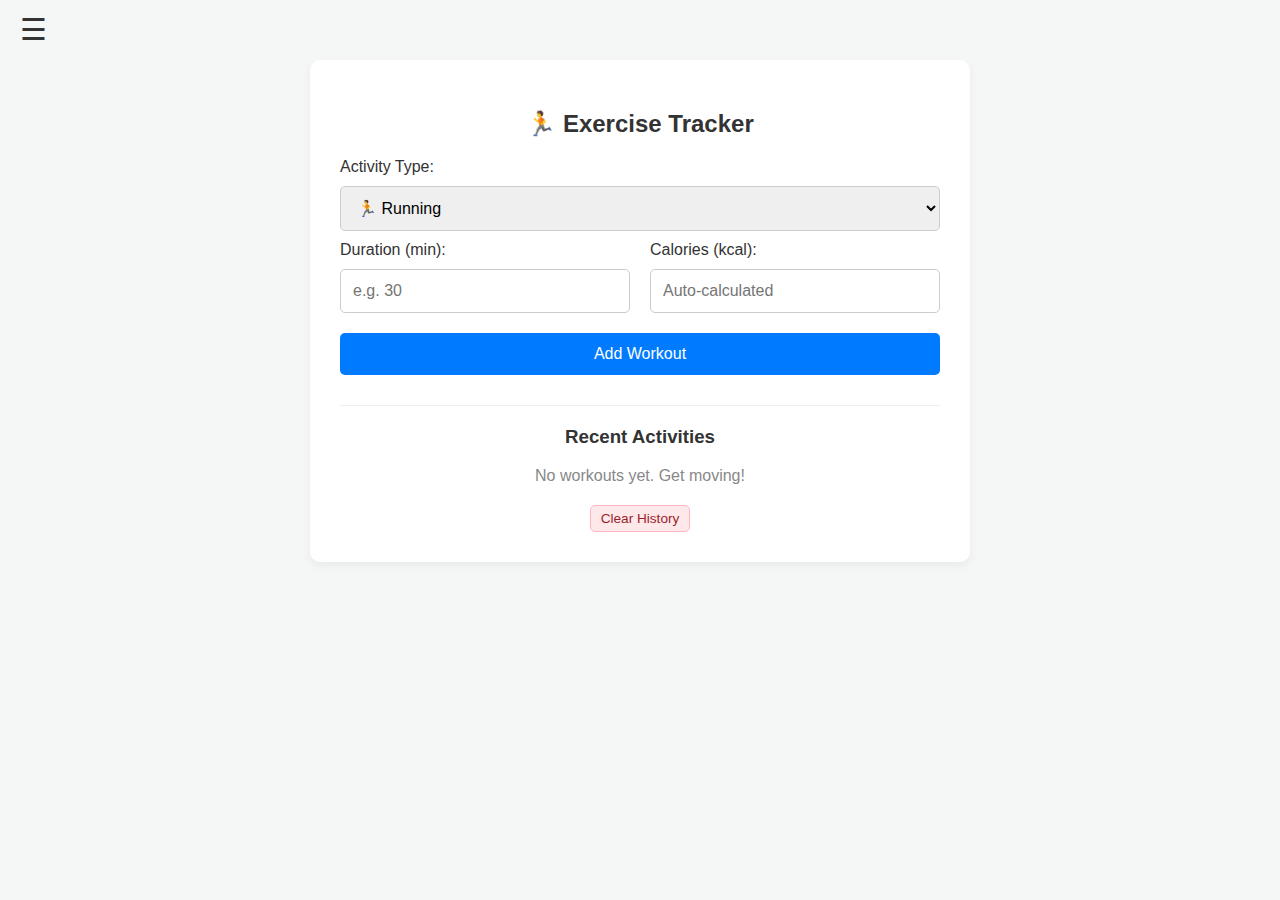
<file: Sedentary_Lifestyle_Management/exercise.html>
<!DOCTYPE html>
<html lang="en">
<head>
    <meta charset="UTF-8">
    <meta name="viewport" content="width=device-width, initial-scale=1.0">
    <title>Exercise Tracker</title>
    <link rel="stylesheet" href="style.css">
    <style>
        .header-bar { background-color: transparent; }
    </style>
</head>
<body>
    <div id="overlay" onclick="closeNav()"></div>
    <div id="toast"></div>

        <div id="mySidenav" class="sidenav">
        <a href="javascript:void(0)" class="closebtn" onclick="closeNav()">&times;</a>
        <a href="index.html">📊 Dashboard</a>
        <a href="profile.html">👤 User Profile</a>
        <a href="diet.html">🍎 Diet Tracker</a>
        <a href="walking.html">👣 Walking</a>
        <a href="water.html">💧 Water Tracker</a>
        <a href="sedentary.html">🪑 Sedentary Timer</a>
        <a href="stairs.html">🪜 Stairs Tracker</a>
        <a href="sleep.html">😴 Sleep Manager</a>
        <a href="exercise.html">🏃 Exercise</a>
    </div>

    <div class="header-bar">
        <span class="menu-icon" onclick="openNav()">&#9776;</span>
    </div>

    <div class="container" style="margin-top: 0;">
        <h2>🏃 Exercise Tracker</h2>
        
        <label>Activity Type:</label>
        <select id="ex-type">
            <option value="Running">🏃 Running</option>
            <option value="Cycling">🚴 Cycling</option>
            <option value="Gym/Weights">🏋️ Gym / Weights</option>
            <option value="Yoga">🧘 Yoga</option>
            <option value="Swimming">🏊 Swimming</option>
            <option value="Walking">🚶 Walking</option>
            <option value="Other">⚡ Other</option>
        </select>

        <div class="stats-grid" style="margin-top:0; grid-template-columns: 1fr 1fr;">
            <div>
                <label>Duration (min):</label>
                <input type="number" id="ex-duration" placeholder="e.g. 30">
            </div>
            <div>
                <label>Calories (kcal):</label>
                <input type="number" id="ex-calories" placeholder="Auto-calculated" readonly>
            </div>
        </div>

        <button onclick="addExercise()">Add Workout</button>

        <hr style="border:0; border-top:1px solid #eee; margin:20px 0;">

        <h3>Recent Activities</h3>
        <div id="exercise-list">
        </div>
        
        <div style="text-align:center; margin-top:20px;">
            <button onclick="clearExercises()" class="danger-btn small">Clear History</button>
        </div>
    </div>

    <script>
        function openNav() { document.getElementById("mySidenav").style.width = "250px"; document.getElementById("overlay").style.display = "block"; }
        function closeNav() { document.getElementById("mySidenav").style.width = "0"; document.getElementById("overlay").style.display = "none"; }
        function showToast(msg) {
            const t = document.getElementById("toast"); t.textContent = msg; t.className = "show";
            setTimeout(() => { t.className = t.className.replace("show", ""); }, 3000);
        }

        let exercises = JSON.parse(localStorage.getItem('exerciseRecords') || '[]');
        
        renderList();

        function addExercise() {
            const type = document.getElementById('ex-type').value;
            const duration = document.getElementById('ex-duration').value;
            const MET_VALUES = {
            "Running": 8.0,
            "Cycling": 7.5,
            "Gym/Weights": 6.0,
            "Yoga": 3.0,
            "Swimming": 6.0,
            "Walking": 3.5,
            "Other": 4.0
            };


            if(!duration || duration <= 0) return showToast('Please enter a valid duration.');

            const weight = parseFloat(localStorage.getItem('profileWeight'));

            if (!weight || weight <= 0) {
            return showToast("⚠ Please set your weight in the User Profile first.");
            }

            const met = MET_VALUES[type];
            const durationHours = duration / 60;

            const calories = Math.round(met * weight * durationHours);
            
            const record = {
                id: Date.now(),
                date: new Date().toLocaleDateString(), 
                type: type,
                duration: duration,
                calories: calories || 0 
            };

            exercises.unshift(record); 
            localStorage.setItem('exerciseRecords', JSON.stringify(exercises));
            
            document.getElementById('ex-duration').value = '';
            document.getElementById('ex-calories').value = '';
            
            renderList();
            showToast('Workout Added');
        }

        function renderList() {
            const list = document.getElementById('exercise-list');
            list.innerHTML = ''; 

            if(exercises.length === 0) {
                list.innerHTML = '<p style="text-align:center; color:#888;">No workouts yet. Get moving!</p>';
                return;
            }

            exercises.forEach(ex => {
                const item = document.createElement('div');
                item.className = 'exercise-item'; 
                
                let icon = '🏃';
                if(ex.type === 'Cycling') icon = '🚴';
                if(ex.type === 'Gym/Weights') icon = '🏋️';
                if(ex.type === 'Swimming') icon = '🏊';
                if(ex.type === 'Yoga') icon = '🧘';
                if(ex.type === 'Walking') icon = '🚶';
                if(ex.type === 'Other') icon = '⚡';

                item.innerHTML = `
                    <div style="display:flex; align-items:center;">
                        <span class="exercise-icon">${icon}</span>
                        <div>
                            <strong>${ex.type}</strong><br>
                            <small style="color:#666;">${ex.date}</small>
                        </div>
                    </div>
                    <div style="text-align:right;">
                        <div style="font-weight:bold; color:#007bff;">${ex.duration} min</div>
                        <small style="color:#666;">${ex.calories} kcal</small>
                    </div>
                    <div style="margin-left:10px;">
                         <button onclick="deleteExercise(${ex.id})" class="danger-btn small" style="padding:2px 6px;">×</button>
                    </div>
                `;
                list.appendChild(item);
            });
        }

        window.deleteExercise = function(id) {
            exercises = exercises.filter(e => e.id !== id);
            localStorage.setItem('exerciseRecords', JSON.stringify(exercises));
            renderList();
        }

        function clearExercises() {
            if(confirm('Clear all exercise history?')) {
                exercises = [];
                localStorage.removeItem('exerciseRecords');
                renderList();
                showToast('History Cleared');
            }
        }
    </script>
</body>
</html>
</file>
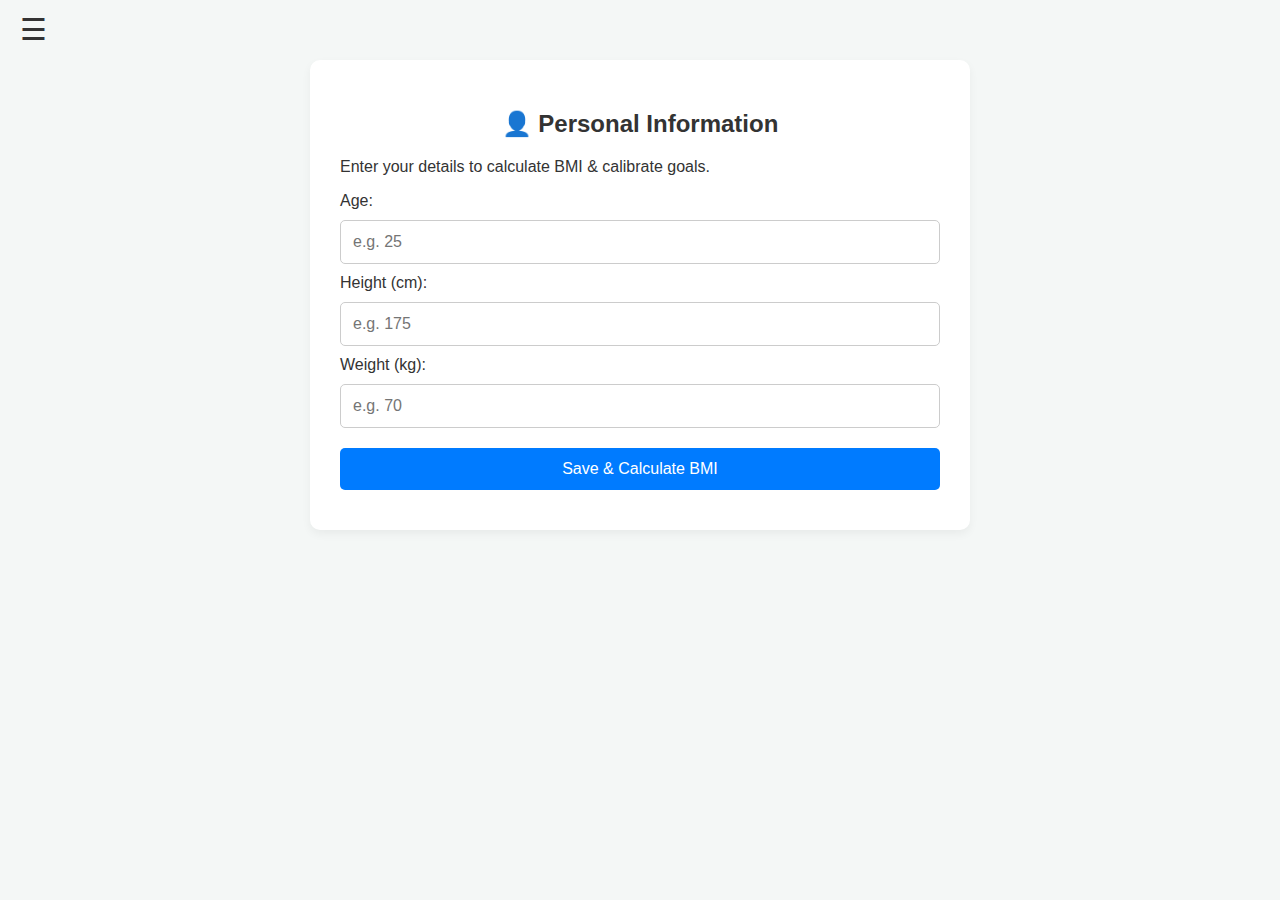
<file: Sedentary_Lifestyle_Management/profile.html>
<!DOCTYPE html>
<html lang="en">
<head>
    <meta charset="UTF-8">
    <meta name="viewport" content="width=device-width, initial-scale=1.0">
    <title>User Profile</title>
    <link rel="stylesheet" href="style.css">
    <style>.header-bar { background-color: transparent; }</style>
</head>
<body>
    <div id="overlay" onclick="closeNav()"></div>
    <div id="toast"></div>

        <div id="mySidenav" class="sidenav">
        <a href="javascript:void(0)" class="closebtn" onclick="closeNav()">&times;</a>
        <a href="index.html">📊 Dashboard</a>
        <a href="profile.html">👤 User Profile</a>
        <a href="diet.html">🍎 Diet Tracker</a>
        <a href="walking.html">👣 Walking</a>
        <a href="water.html">💧 Water Tracker</a>
        <a href="sedentary.html">🪑 Sedentary Timer</a>
        <a href="stairs.html">🪜 Stairs Tracker</a>
        <a href="sleep.html">😴 Sleep Manager</a>
        <a href="exercise.html">🏃 Exercise</a>
    </div>

    <div class="header-bar">
        <span class="menu-icon" onclick="openNav()">&#9776;</span>
    </div>

    <div class="container" style="margin-top: 0;">
        <h2>👤 Personal Information</h2>
        <p>Enter your details to calculate BMI & calibrate goals.</p>

        <label>Age:</label>
        <input type="number" id="input-age" placeholder="e.g. 25">
        <label>Height (cm):</label>
        <input type="number" id="input-height" placeholder="e.g. 175">
        <label>Weight (kg):</label>
        <input type="number" id="input-weight" placeholder="e.g. 70">

        <button onclick="saveProfile()">Save & Calculate BMI</button>

        <div id="bmi-box" class="bmi-result">
            <h3>Your BMI</h3>
            <div class="bmi-value" id="display-bmi">--</div>
            <p id="bmi-category" style="color: #666; margin-bottom:0;"></p>
        </div>
    </div>

    <script>
        function openNav() { document.getElementById("mySidenav").style.width = "250px"; document.getElementById("overlay").style.display = "block"; }
        function closeNav() { document.getElementById("mySidenav").style.width = "0"; document.getElementById("overlay").style.display = "none"; }
        function showToast(msg) {
            const t = document.getElementById("toast"); t.textContent = msg; t.className = "show";
            setTimeout(() => { t.className = t.className.replace("show", ""); }, 3000);
        }

        window.onload = function() {
            const savedAge = localStorage.getItem('profileAge');
            const savedHeight = localStorage.getItem('profileHeight');
            const savedWeight = localStorage.getItem('profileWeight');
            if(savedAge) document.getElementById('input-age').value = savedAge;
            if(savedHeight) document.getElementById('input-height').value = savedHeight;
            if(savedWeight) document.getElementById('input-weight').value = savedWeight;
            if(savedHeight && savedWeight) calculateBMI(savedHeight, savedWeight);
        };

        function saveProfile() {
            const age = document.getElementById('input-age').value;
            const height = document.getElementById('input-height').value;
            const weight = document.getElementById('input-weight').value;
            if(!age || !height || !weight) return showToast('Please fill in all fields.');

            localStorage.setItem('profileAge', age);
            localStorage.setItem('profileHeight', height);
            localStorage.setItem('profileWeight', weight);
            calculateBMI(height, weight);
            showToast('Profile Saved!');
        }

        function calculateBMI(h, w) {
            const heightInMeters = h / 100;
            const bmi = (w / (heightInMeters * heightInMeters)).toFixed(1);
            document.getElementById('bmi-box').style.display = 'block';
            document.getElementById('display-bmi').textContent = bmi;
            let category = '';
            if(bmi < 18.5) category = '(Underweight)';
            else if(bmi < 24.9) category = '(Normal weight)';
            else if(bmi < 29.9) category = '(Overweight)';
            else category = '(Obese)';
            document.getElementById('bmi-category').textContent = category;
        }
    </script>
</body>
</html>
</file>
<file: Sedentary Lifestyle Management/style.css>
/* style.css - 完整樣式表 (v2.0) */

/* === 1. 全域基本設定 === */
body {
    font-family: 'Helvetica', 'Arial', '微軟正黑體', sans-serif;
    background-color: #f4f7f6;
    margin: 0;
    padding: 0;
    color: #333;
}

h1, h2, h3 { color: #333; text-align: center; }

/* === 2. 內容容器 === */
.container {
    max-width: 600px;
    margin: 20px auto;
    background: white;
    padding: 30px;
    border-radius: 10px;
    box-shadow: 0 4px 10px rgba(0,0,0,0.05);
}

/* === 3. 漢堡選單 (Hamburger Menu) === */
.header-bar {
    background-color: transparent;
    padding: 15px 20px;
    display: flex;
    align-items: center;
    position: sticky;
    top: 0;
    z-index: 100;
}

.menu-icon {
    font-size: 30px;
    cursor: pointer;
    line-height: 1;
    color: #333;
    transition: color 0.3s;
}
.menu-icon:hover { color: #007bff; }

.sidenav {
    height: 100%;
    width: 0;
    position: fixed;
    z-index: 999;
    top: 0;
    left: 0;
    background-color: #111;
    overflow-x: hidden;
    transition: 0.3s;
    padding-top: 60px;
    box-shadow: 2px 0 5px rgba(0,0,0,0.5);
}

.sidenav a {
    padding: 10px 10px 10px 32px;
    text-decoration: none;
    font-size: 20px;
    color: #818181;
    display: block;
    transition: 0.3s;
}
.sidenav a:hover { color: #f1f1f1; background-color: #333; }
.sidenav .closebtn { position: absolute; top: 0; right: 25px; font-size: 36px; margin-left: 50px; }

#overlay {
    position: fixed; display: none; width: 100%; height: 100%;
    top: 0; left: 0; right: 0; bottom: 0;
    background-color: rgba(0,0,0,0.5); z-index: 500; cursor: pointer;
}

/* === 4. 主頁儀表板 (Dashboard) === */
.stats-grid {
    display: grid; grid-template-columns: 1fr 1fr; gap: 20px; margin-top: 20px;
}
.stat-card {
    background: #f8f9fa; padding: 20px; border-radius: 8px;
    text-align: center; border: 1px solid #e9ecef;
}
.stat-number { font-size: 2em; font-weight: bold; color: #28a745; margin: 10px 0; }

/* === 5. 表單元素 === */
input, button, select {
    width: 100%; padding: 12px; margin: 10px 0;
    box-sizing: border-box; border-radius: 5px;
    border: 1px solid #ccc; font-size: 16px;
}
button { background-color: #007bff; color: white; border: none; cursor: pointer; transition: background 0.3s; }
button:hover { background-color: #0056b3; }
button.secondary { background-color: #6c757d; }
button.danger-btn { background-color: #ffe8ea; color: #9a1f2b; border: 1px solid #ffb6c1; }
button.danger-btn:hover { background-color: #ffcdd2; }
button.small { width: auto; padding: 5px 10px; font-size: 0.85em; margin: 0; }

/* === 6. 特殊樣式 (表格與 Badge) === */
table { width: 100%; border-collapse: collapse; margin-top: 15px; font-size: 0.9rem; }
th, td { padding: 10px; border-bottom: 1px solid #eee; text-align: left; }
th { color: #666; font-weight: 600; }

.badge { display: inline-block; padding: 4px 8px; border-radius: 12px; font-size: 0.8rem; font-weight: bold; }
.badge.ok { background: #e6ffef; color: #0b8a4a; }
.badge.warn { background: #fff4e6; color: #9a4a00; }

/* 久坐計時器 */
#sedentary-timer-display { font-size: 3em; font-weight: bold; text-align: center; color: #dc3545; margin: 20px 0; }
/* BMI */
.bmi-result { margin-top: 20px; padding: 15px; background-color: #e9ecef; border-radius: 8px; text-align: center; display: none; }
.bmi-value { font-size: 2.5rem; font-weight: bold; color: #007bff; }

/* === 7. 水杯動畫（Water Tracker） === */

/* 水杯框架容器 */
.cup-container {
    width: 120px;
    height: 200px;
    margin: 20px auto;
    position: relative;
}

/* 外層水杯 */
.cup {
    width: 100%;
    height: 100%;
    border: 3px solid #3fa9f5;
    border-radius: 0 0 20px 20px;
    position: relative;
    overflow: hidden;
    background: #f4f9ff;
    box-shadow: inset 0 0 8px rgba(0,0,0,0.06);
}

/* 水位（會下降） */
.water {
    position: absolute;
    bottom: 0;
    width: 100%;
    background: rgba(63, 169, 245, 0.55);
    transition: height 0.4s ease;
}

/* 數字提示 */
.water-status {
    text-align: center;
    margin-top: 10px;
    color: #666;
    font-size: 0.9rem;
}
</file>
<file: Sedentary_Lifestyle_Management/style.css>
body {
    font-family: 'Helvetica', 'Arial', '微軟正黑體', sans-serif;
    background-color: #f4f7f6;
    margin: 0; padding: 0; color: #333;
}
h1, h2, h3 { color: #333; text-align: center; }

.container {
    max-width: 600px; margin: 20px auto; background: white;
    padding: 30px; border-radius: 10px;
    box-shadow: 0 4px 10px rgba(0,0,0,0.05);
}

.header-bar {
    background-color: transparent; padding: 15px 20px;
    display: flex; align-items: center; position: sticky; top: 0; z-index: 100;
}
.menu-icon { font-size: 30px; cursor: pointer; line-height: 1; color: #333; transition: color 0.3s; }
.menu-icon:hover { color: #007bff; }

.sidenav {
    height: 100%; width: 0; position: fixed; z-index: 999;
    top: 0; left: 0; background-color: #111; overflow-x: hidden;
    transition: 0.3s; padding-top: 60px; box-shadow: 2px 0 5px rgba(0,0,0,0.5);
}
.sidenav a {
    padding: 10px 10px 10px 32px; text-decoration: none; font-size: 20px;
    color: #818181; display: block; transition: 0.3s;
}
.sidenav a:hover { color: #f1f1f1; background-color: #333; }
.sidenav .closebtn { position: absolute; top: 0; right: 25px; font-size: 36px; margin-left: 50px; }

#overlay {
    position: fixed; display: none; width: 100%; height: 100%;
    top: 0; left: 0; right: 0; bottom: 0;
    background-color: rgba(0,0,0,0.5); z-index: 500; cursor: pointer;
}

.stats-grid { display: grid; grid-template-columns: 1fr 1fr; gap: 20px; margin-top: 20px; }
.stat-card {
    background: #f8f9fa; padding: 20px; border-radius: 8px;
    text-align: center; border: 1px solid #e9ecef;
}
.stat-number { font-size: 2em; font-weight: bold; color: #28a745; margin: 10px 0; }

input, button, select {
    width: 100%; padding: 12px; margin: 10px 0;
    box-sizing: border-box; border-radius: 5px;
    border: 1px solid #ccc; font-size: 16px;
}
button { background-color: #007bff; color: white; border: none; cursor: pointer; transition: background 0.3s; }
button:hover { background-color: #0056b3; }
button.secondary { background-color: #6c757d; }
button.danger-btn { background-color: #ffe8ea; color: #9a1f2b; border: 1px solid #ffb6c1; }
button.danger-btn:hover { background-color: #ffcdd2; }
button.small { width: auto; padding: 5px 10px; font-size: 0.85em; margin: 0; }

table { width: 100%; border-collapse: collapse; margin-top: 15px; font-size: 0.9rem; }
th, td { padding: 10px; border-bottom: 1px solid #eee; text-align: left; }
.badge { display: inline-block; padding: 4px 8px; border-radius: 12px; font-size: 0.8rem; font-weight: bold; }
.badge.ok { background: #e6ffef; color: #0b8a4a; }
.badge.warn { background: #fff4e6; color: #9a4a00; }

#sedentary-timer-display { font-size: 3em; font-weight: bold; text-align: center; color: #dc3545; margin: 20px 0; }
.bmi-result { margin-top: 20px; padding: 15px; background-color: #e9ecef; border-radius: 8px; text-align: center; display: none; }
.bmi-value { font-size: 2.5rem; font-weight: bold; color: #007bff; }

.cup-container { width: 120px; height: 200px; margin: 20px auto; position: relative; }
.cup {
    width: 100%; height: 100%; border: 3px solid #3fa9f5; border-radius: 0 0 20px 20px;
    position: relative; overflow: hidden; background: #f4f9ff;
    box-shadow: inset 0 0 8px rgba(0,0,0,0.06);
}
.water { position: absolute; bottom: 0; width: 100%; background: rgba(63, 169, 245, 0.55); transition: height 0.4s ease; }

#toast {
    visibility: hidden; min-width: 250px; background-color: #333; color: #fff;
    text-align: center; border-radius: 5px; padding: 16px; position: fixed;
    z-index: 1000; left: 50%; bottom: 30px; transform: translateX(-50%);
    font-size: 17px; opacity: 0; transition: opacity 0.5s, bottom 0.5s;
    box-shadow: 0 4px 10px rgba(0,0,0,0.2);
}
#toast.show { visibility: visible; opacity: 1; bottom: 50px; }

.walk-stats { display: grid; grid-template-columns: 1fr 1fr; gap: 10px; margin: 20px 0; text-align: center; }
.walk-card { background: #f0f4f8; padding: 15px 5px; border-radius: 10px; border: 1px solid #d9e2ec; }
.walk-val { font-size: 1.4em; font-weight: bold; color: #2c3e50; }
.walk-label { font-size: 0.8em; color: #666; margin-top: 5px; }

.c-blue { color: #3498db; }
.c-green { color: #27ae60; }
.c-orange { color: #e67e22; }
.c-purple { color: #9b59b6; }

.input-section {
    background: #f9f9f9; padding: 15px; border-radius: 8px; margin-bottom: 20px;
    text-align: center; border-left: 5px solid #ccc;
}
.border-blue { border-left-color: #3498db; }
.border-purple { border-left-color: #9b59b6; }
.input-section h3 { margin-top: 0; font-size: 1.1em; }
.input-row { margin-bottom: 10px; display: flex; justify-content: center; gap: 5px; }
.btn-quick { padding: 5px 10px; font-size: 0.85em; }

.exercise-item {
    background: #fff; border: 1px solid #eee; padding: 15px; border-radius: 8px;
    margin-bottom: 10px; display: flex; justify-content: space-between; align-items: center;
}
.exercise-icon { font-size: 1.5em; margin-right: 10px; }

.search-wrapper { position: relative; }
#search-results {
    position: absolute; top: 100%; left: 0; right: 0;
    background: white; border: 1px solid #ddd;
    border-radius: 0 0 5px 5px; max-height: 200px;
    overflow-y: auto; z-index: 100; display: none;
    box-shadow: 0 4px 6px rgba(0,0,0,0.1);
}
.result-item {
    padding: 10px; border-bottom: 1px solid #eee; cursor: pointer;
    display: flex; justify-content: space-between;
}
.result-item:hover { background-color: #f0f8ff; }
.food-name { font-weight: bold; }
.food-cal { color: #e67e22; font-size: 0.9em; }

.food-list-item {
    background: #fff; border: 1px solid #eee; padding: 12px;
    border-radius: 8px; margin-bottom: 8px;
    display: flex; justify-content: space-between; align-items: center;
}
.total-cal-display {
    font-size: 2.5rem; font-weight: bold; color: #e67e22; margin: 5px 0;
}
.update-link {
    display: inline-block; margin-top: 5px; font-size: 0.85em;
    color: #007bff; text-decoration: none; border-bottom: 1px dashed #007bff;
}
.update-link:hover { color: #0056b3; border-bottom-style: solid; }

.dashboard-panel {
    background: #fff3e0; padding: 15px; border-radius: 10px;
    text-align: center; margin-bottom: 20px; border: 1px solid #ffe0b2;
}
.progress-bar-bg {
    background: #eee; height: 10px; border-radius: 5px; margin-top: 10px; overflow: hidden;
}
.progress-bar-fill {
    height: 100%; background: #e67e22; width: 0%; transition: width 0.5s;
}
.limit-text { font-size: 0.85em; color: #666; margin-top: 5px; }
.api-btn {
    font-size: 0.8em; background: #333; color: white; border: none;
    padding: 5px 10px; border-radius: 4px; cursor: pointer; float: right;
}
.api-btn:hover { background: #555; }
.api-btn:disabled { background: #999; cursor: wait; }
</file>
